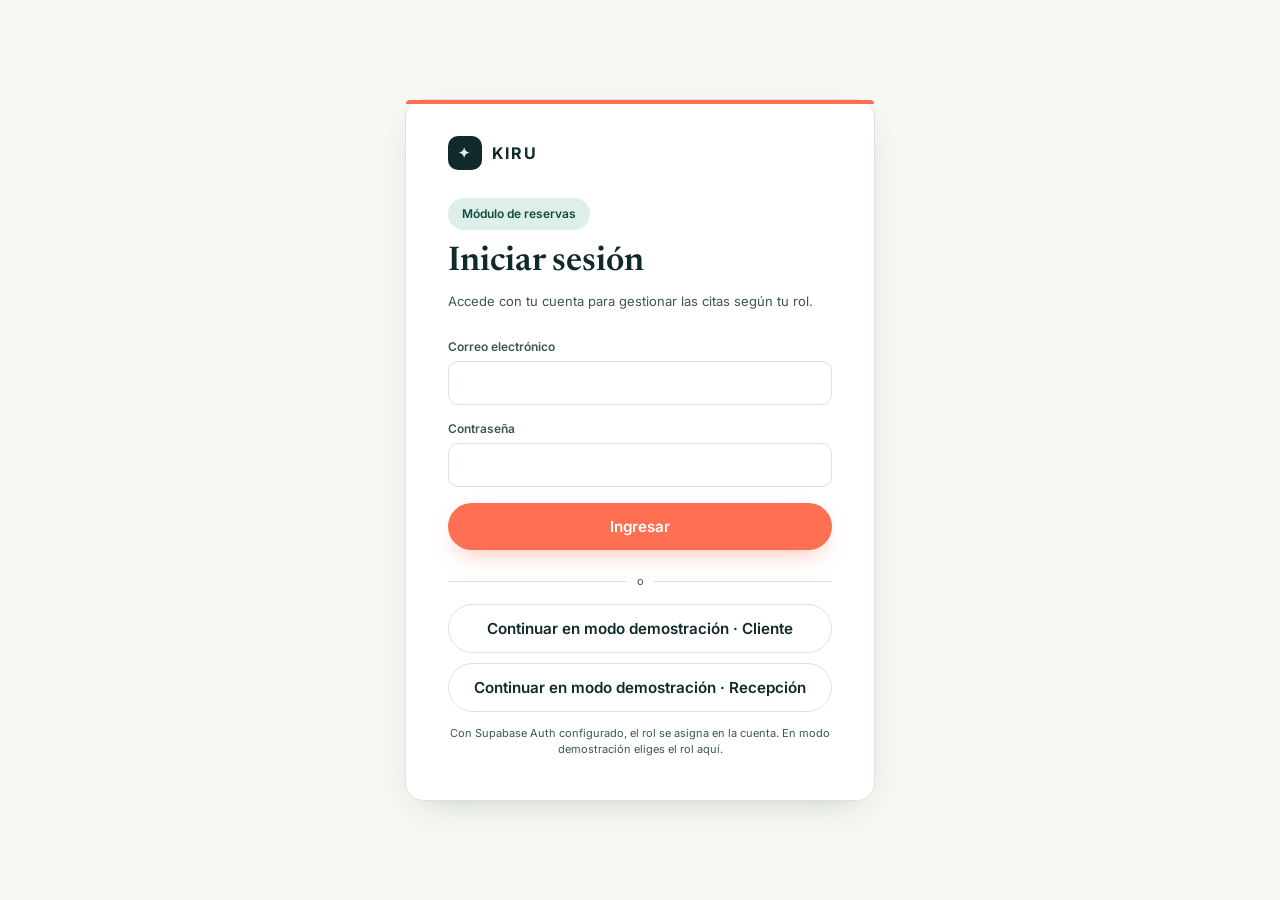
<file: frontend/index.html>
<!doctype html>
<html lang="es">
  <head>
    <meta charset="UTF-8" />
    <meta name="viewport" content="width=device-width, initial-scale=1.0" />
    <meta http-equiv="refresh" content="0; url=login.html" />
    <title>KIRU · Módulo de reservas</title>
    <script>
      window.location.replace("login.html");
    </script>
  </head>
  <body>
    <p>Abriendo el acceso al módulo de reservas…</p>
  </body>
</html>
</file>
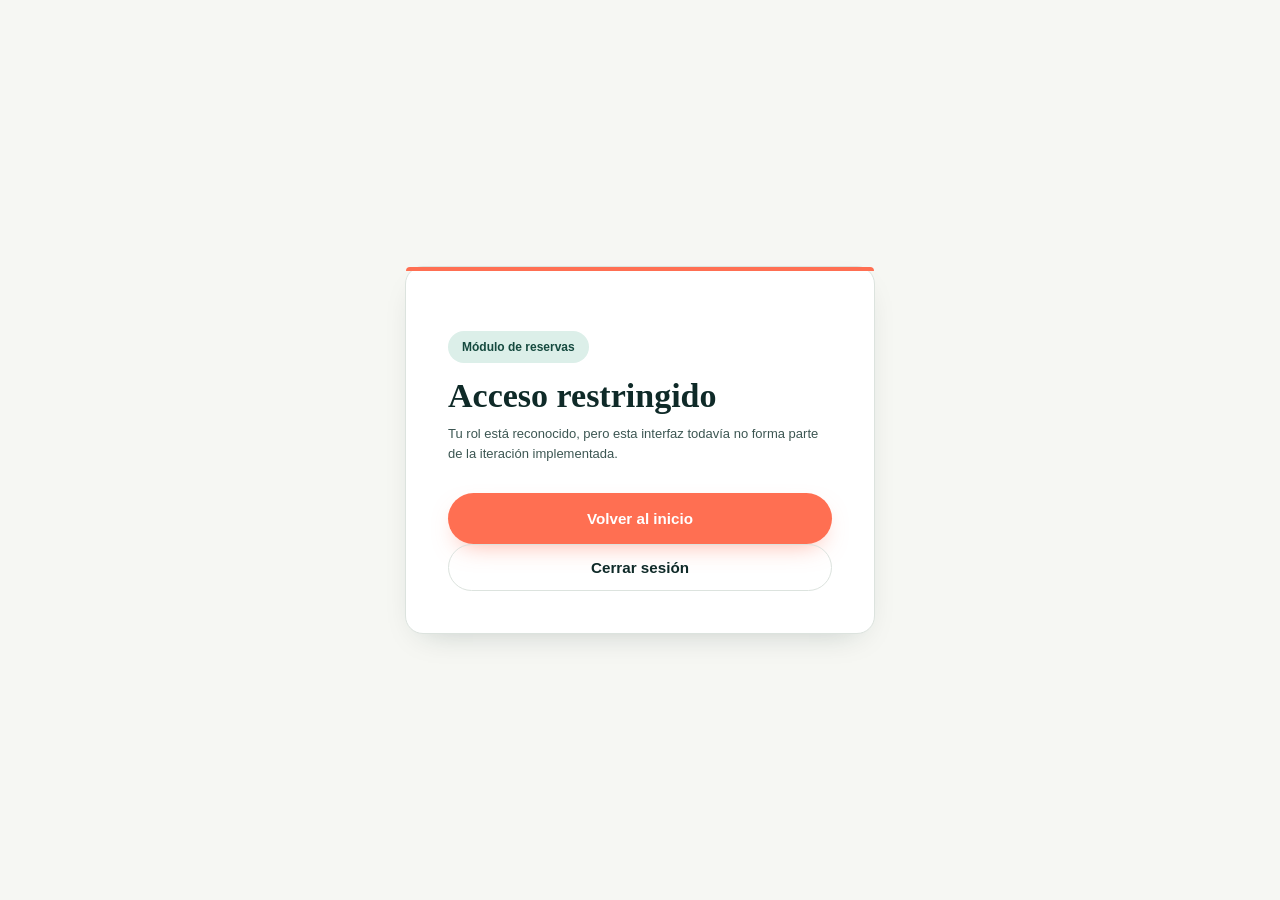
<file: frontend/acceso-denegado.html>
<!DOCTYPE html>
<html lang="es">
<head>
    <meta charset="UTF-8">
    <meta name="viewport" content="width=device-width, initial-scale=1.0">
    <title>Acceso restringido · KIRU</title>
    <link rel="stylesheet" href="cliente/css/styles.css">
    <link rel="stylesheet" href="css/login.css?v=2">
    <script src="cliente/js/auth.js?v=4" defer></script>
</head>
<body class="login-body">
    <main class="login-shell">
        <section class="login-card">
            <p class="login-kicker">Módulo de reservas</p>
            <h1>Acceso restringido</h1>
            <p class="login-intro">Tu rol está reconocido, pero esta interfaz todavía no forma parte de la iteración implementada.</p>
            <a class="btn-primary login-submit" href="login.html">Volver al inicio</a>
            <button type="button" class="btn-secondary login-demo" data-action="logout">Cerrar sesión</button>
        </section>
    </main>
</body>
</html>
</file>
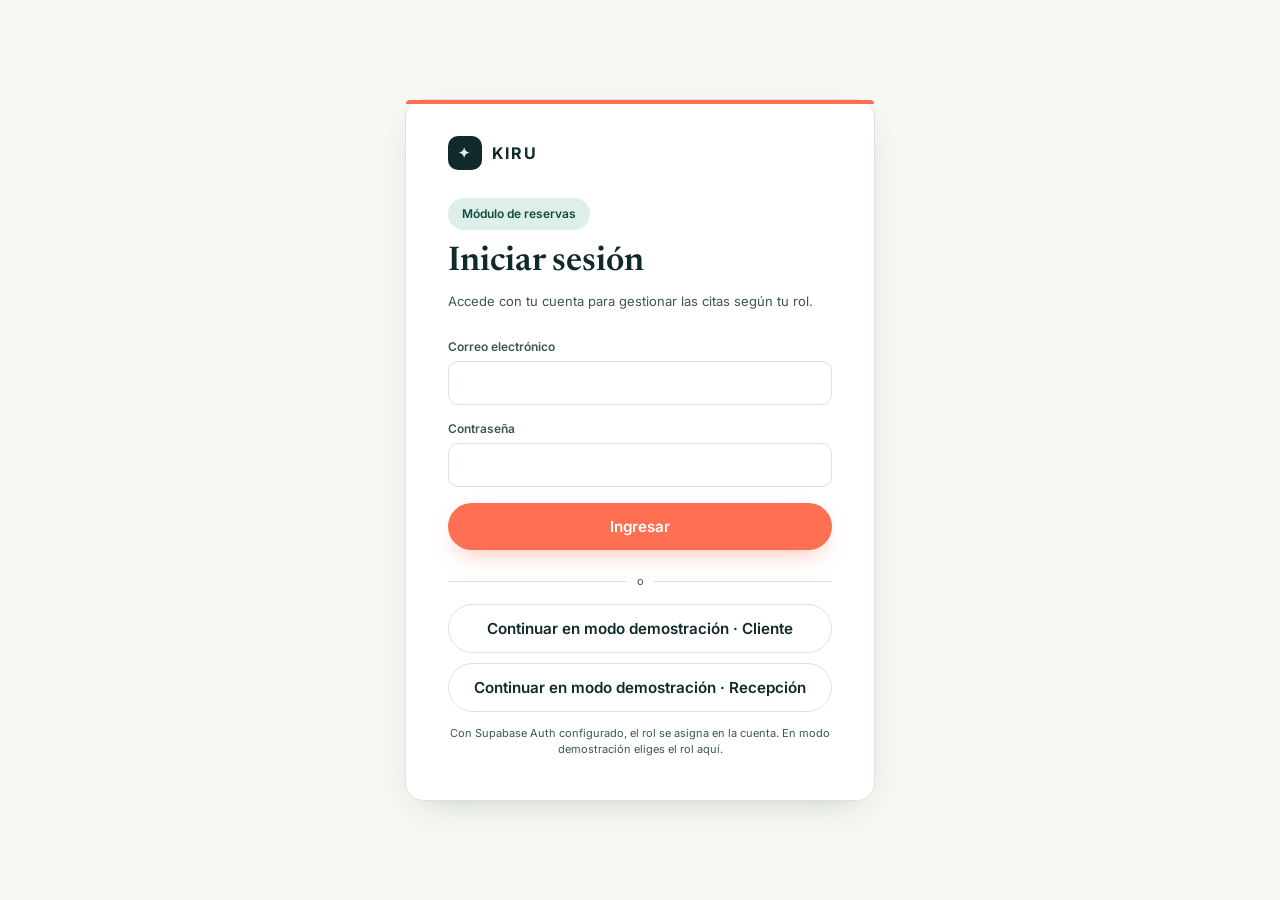
<file: frontend/login.html>
<!DOCTYPE html>
<html lang="es">
<head>
    <meta charset="UTF-8">
    <meta name="viewport" content="width=device-width, initial-scale=1.0">
    <title>Iniciar sesión · KIRU</title>
    <meta name="description" content="Acceso al módulo de reservas de KIRU.">
    <link rel="preconnect" href="https://fonts.googleapis.com">
    <link rel="preconnect" href="https://fonts.gstatic.com" crossorigin>
    <link href="https://fonts.googleapis.com/css2?family=Newsreader:ital,opsz,wght@0,6..72,400;0,6..72,500;0,6..72,600;1,6..72,500&family=Inter:wght@400;500;600;700&display=swap" rel="stylesheet">
    <link rel="stylesheet" href="cliente/css/styles.css">
    <link rel="stylesheet" href="css/login.css?v=2">
    <script src="cliente/js/auth.js?v=4" defer></script>
</head>
<body class="login-body">
    <main class="login-shell">
        <section class="login-card" aria-labelledby="loginTitle">
            <div class="login-brand"><span class="login-mark">✦</span><span>KIRU</span></div>
            <p class="login-kicker">Módulo de reservas</p>
            <h1 id="loginTitle">Iniciar sesión</h1>
            <p class="login-intro">Accede con tu cuenta para gestionar las citas según tu rol.</p>

            <form id="loginForm" class="login-form">
                <label>Correo electrónico
                    <input type="email" id="loginEmail" autocomplete="email" required>
                </label>
                <label>Contraseña
                    <input type="password" id="loginPassword" autocomplete="current-password" required>
                </label>
                <button type="submit" class="btn-primary login-submit" id="loginSubmit">Ingresar</button>
                <p class="login-feedback" id="loginFeedback" role="alert" hidden></p>
            </form>

            <div class="login-divider"><span>o</span></div>
            <button type="button" class="btn-secondary login-demo" id="demoLogin">Continuar en modo demostración · Cliente</button>
            <button type="button" class="btn-secondary login-demo" id="demoLoginRecepcion">Continuar en modo demostración · Recepción</button>
            <p class="login-note">Con Supabase Auth configurado, el rol se asigna en la cuenta. En modo demostración eliges el rol aquí.</p>
        </section>
    </main>
    <script>
        document.addEventListener('DOMContentLoaded', () => {
            const form = document.getElementById('loginForm');
            const submit = document.getElementById('loginSubmit');
            const feedback = document.getElementById('loginFeedback');
            const showError = (message) => { feedback.textContent = message; feedback.hidden = false; };

            const existing = window.KIRU_AUTH.currentSession();
            if (existing) window.KIRU_AUTH.redirectAfterLogin(existing);

            form.addEventListener('submit', async (event) => {
                event.preventDefault();
                feedback.hidden = true;
                submit.disabled = true;
                submit.textContent = 'Ingresando…';
                try {
                    const session = await window.KIRU_AUTH.signIn(
                        document.getElementById('loginEmail').value.trim(),
                        document.getElementById('loginPassword').value
                    );
                    window.KIRU_AUTH.redirectAfterLogin(session);
                } catch (error) {
                    showError(error.message);
                    submit.disabled = false;
                    submit.textContent = 'Ingresar';
                }
            });

            document.getElementById('demoLogin').addEventListener('click', () => {
                window.KIRU_AUTH.redirectAfterLogin(window.KIRU_AUTH.demoLogin('CLIENTE'));
            });
            document.getElementById('demoLoginRecepcion').addEventListener('click', () => {
                window.KIRU_AUTH.redirectAfterLogin(window.KIRU_AUTH.demoLogin('RECEPCIONISTA'));
            });
        });
    </script>
</body>
</html>
</file>
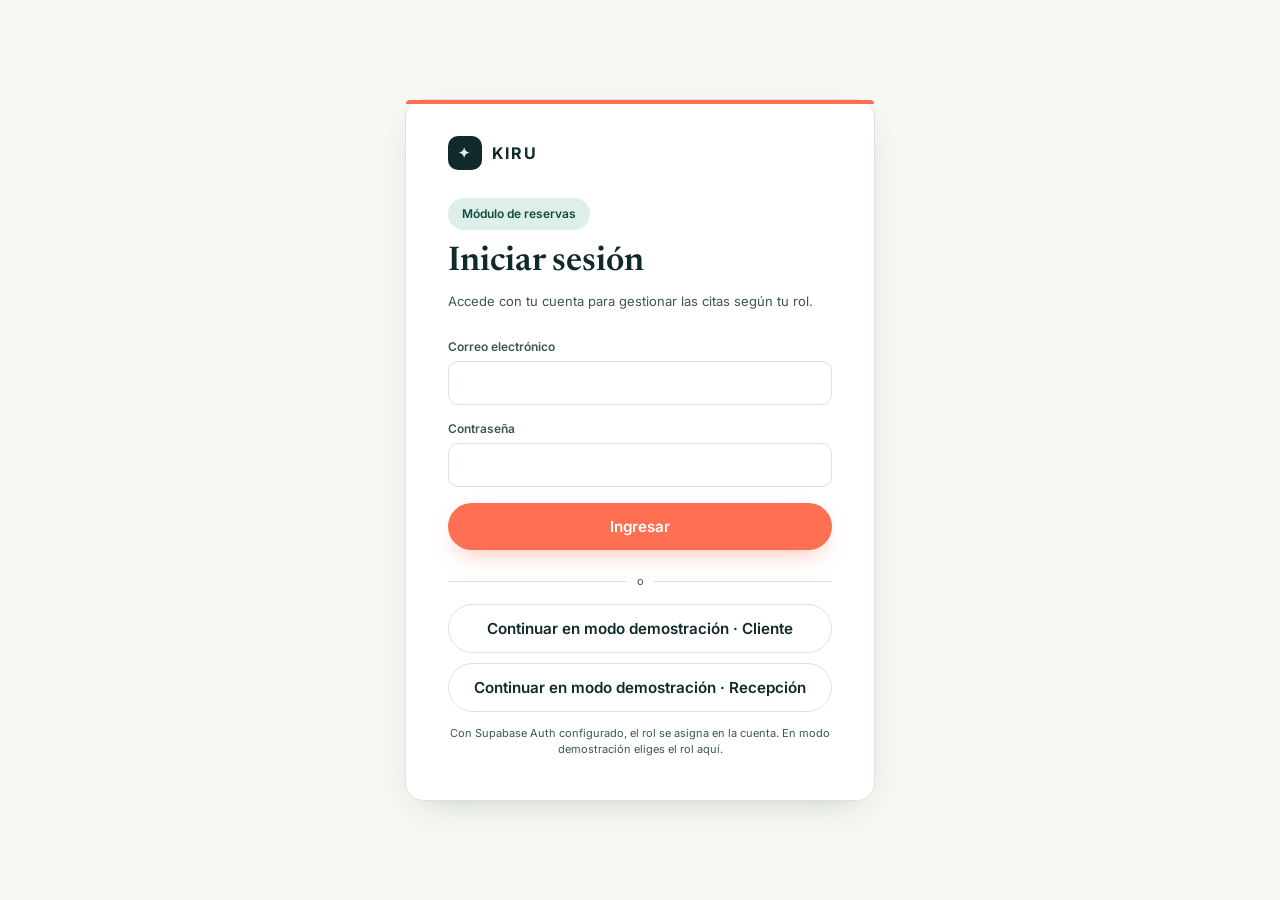
<file: frontend/pasarela-simulada.html>
<!doctype html>
<html lang="es">
  <head>
    <meta charset="UTF-8" />
    <meta name="viewport" content="width=device-width, initial-scale=1.0" />
    <meta
      name="description"
      content="Simulación académica de una pasarela de pagos externa"
    />
    <title>Pasarela simulada | Pago de reserva</title>
    <link rel="stylesheet" href="css/styles.css" />
  <script src="cliente/js/auth.js?v=4" defer></script>
    <script src="cliente/js/api.js" defer></script>
    <script src="js/reservas-ui.js" defer></script>
  </head>
  <body class="gateway-body" data-requires-role="CLIENTE">
    <header class="gateway-header">
      <div>
        <strong>Pasarela de pago simulada</strong>
        <span>Entorno externo de demostración</span>
      </div>
      <span class="demo-badge">MODO PRUEBA</span>
    </header>

    <main class="gateway-main">
      <section class="gateway-card" aria-labelledby="gateway-title">
        <div class="gateway-notice" role="note">
          <strong>Simulación académica</strong>
          <span>No ingreses información bancaria real.</span>
        </div>

        <div class="gateway-heading">
          <p>Centro Odontológico Kiru</p>
          <h1 id="gateway-title">Pagar pedido —</h1>
          <div class="gateway-amount">
            <span>Total</span>
            <strong id="gateway-total">S/ 0.00</strong>
          </div>
        </div>

        <div class="gateway-form">
          <p class="gateway-disclaimer">
            Esta simulación representa una pasarela externa: no solicita,
            transmite ni almacena información bancaria.
          </p>

          <div class="gateway-actions">
            <p class="gateway-message" id="gateway-message" role="status" aria-live="polite" hidden></p>
            <a class="gateway-cancel" href="cliente/mis-citas.html">Cancelar</a>
            <button class="gateway-submit" id="approve-payment" type="button">
              Simular pago aprobado
            </button>
          </div>
        </div>
      </section>
    </main>
  </body>
</html>
</file>
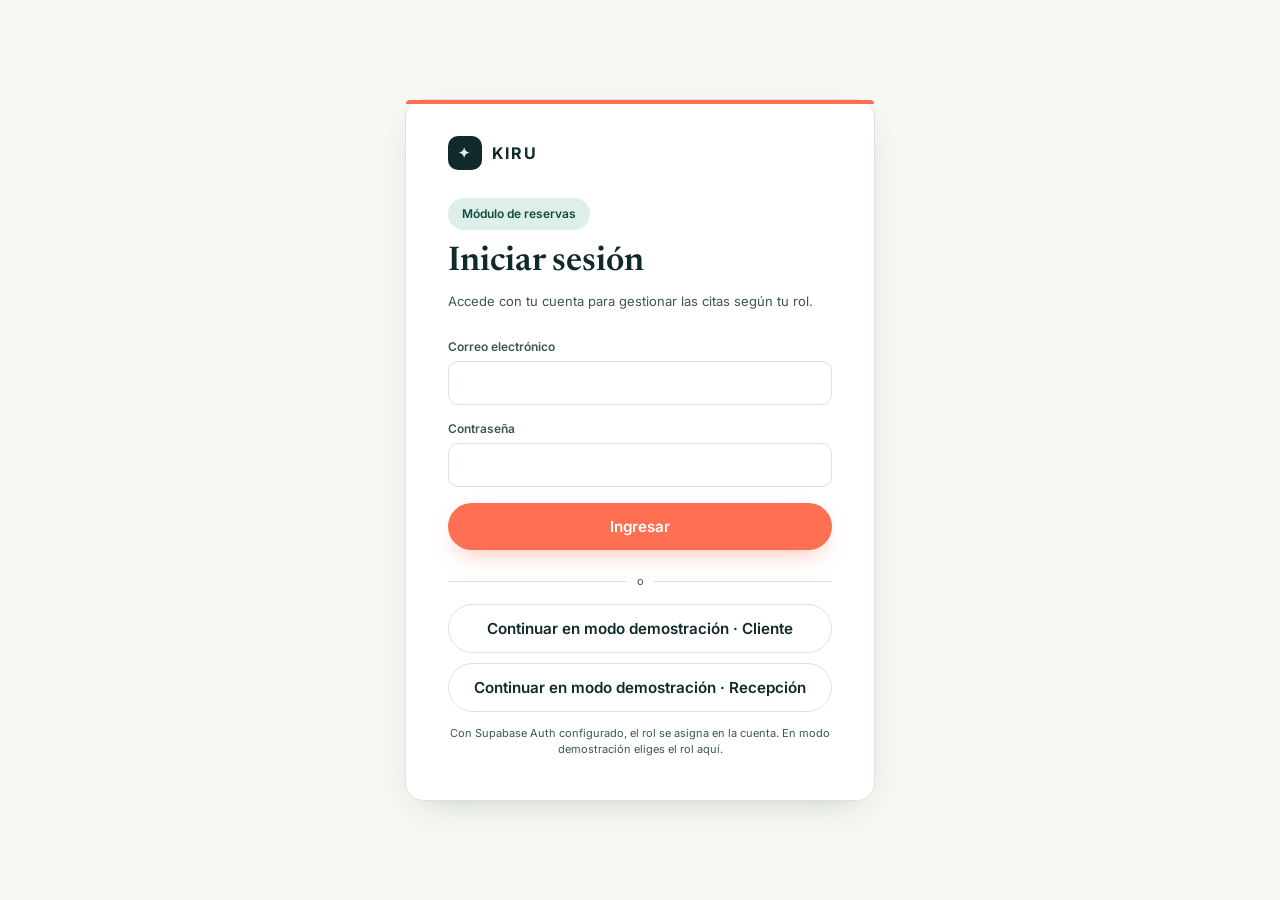
<file: frontend/cliente/agendar-cita.html>
<!DOCTYPE html>
<html lang="es">
<head>
    <meta charset="UTF-8">
    <meta name="viewport" content="width=device-width, initial-scale=1.0">
    <title>Registrar cita médica · KIRU</title>
    <meta name="description" content="Registra una cita médica en KIRU.">
    <link rel="preconnect" href="https://fonts.googleapis.com">
    <link rel="preconnect" href="https://fonts.gstatic.com" crossorigin>
    <link href="https://fonts.googleapis.com/css2?family=Newsreader:ital,opsz,wght@0,6..72,400;0,6..72,500;0,6..72,600;1,6..72,500&family=Inter:wght@400;500;600;700&family=IBM+Plex+Mono:wght@500&display=swap" rel="stylesheet">
    <link rel="stylesheet" href="css/styles.css">
    <link rel="stylesheet" href="css/dashboard.css">
    <link rel="stylesheet" href="css/agendar-cita.css?v=3">
    <script src="js/auth.js?v=4" defer></script>
    <script src="js/api.js" defer></script>
    <script src="js/agendar-cita.js?v=3" defer></script>
</head>
<body class="dash-body" data-requires-role="CLIENTE">
    <div class="dash-shell">
        <aside class="dash-sidebar">
            <a href="mis-citas.html" class="logo logo--on-dark">
                <span class="logo-mark" aria-hidden="true">
                    <svg viewBox="0 0 32 32" width="22" height="22" fill="none"><path d="M16 4c-3.6 0-6.4 1.7-8.4 1.7-1.7 0-2.6-.9-2.6-.9S4 6.7 4 10.4c0 4.6 1.6 9 2.9 12.6.9 2.5 1.7 4.6 3.2 4.6 1.9 0 2-4.3 2.9-7.4.4-1.4 1-2.5 2-2.5s1.6 1.1 2 2.5c.9 3.1 1 7.4 2.9 7.4 1.5 0 2.3-2.1 3.2-4.6C24.4 19.4 26 15 26 10.4c0-3.7-1-4.6-1-4.6s-.9.9-2.6.9C20.4 5.7 19.6 4 16 4z" fill="currentColor"/></svg>
                </span>
                <span class="logo-text">KIRU</span>
            </a>
            <nav class="dash-nav" aria-label="Navegación principal">
                <a href="agendar-cita.html" class="dash-nav-item is-active">
                    <svg class="nav-icon" viewBox="0 0 24 24" width="18" height="18" fill="none" stroke="currentColor" stroke-width="1.6"><rect x="4" y="5.5" width="16" height="15" rx="2"/><path d="M4 10h16M8 3.5v3M16 3.5v3"/></svg>
                    <span>Registrar cita médica</span>
                </a>
                <a href="mis-citas.html" class="dash-nav-item">
                    <svg class="nav-icon" viewBox="0 0 24 24" width="18" height="18" fill="none" stroke="currentColor" stroke-width="1.6"><path d="M6 4h9l3 3v13a1 1 0 01-1 1H6a1 1 0 01-1-1V5a1 1 0 011-1z"/><path d="M9 10h6M9 13.5h6M9 17h3.5"/></svg>
                    <span>Mis citas</span>
                </a>
            </nav>
            <button type="button" class="dash-logout" data-action="logout">
                <span>Salir</span>
            </button>
        </aside>

        <div class="dash-main-wrap">
            <header class="dash-topbar">
                <div>
                    <h1 class="dash-title" id="pageTitle">Registrar cita médica</h1>
                </div>
            </header>

            <div class="booking-wrap">
                <section class="card booking-card">
                    <div id="registrationView">
                        <div class="registration-top">
                            <section class="mini-calendar" aria-label="Calendario de selección">
                                <div class="mini-calendar-header">
                                    <button type="button" class="mini-calendar-nav" id="calPrev" aria-label="Mes anterior">‹</button>
                                    <span id="calMonthLabel">—</span>
                                    <button type="button" class="mini-calendar-nav" id="calNext" aria-label="Mes siguiente">›</button>
                                </div>
                                <div class="mini-calendar-weekdays"><span>Lu</span><span>Ma</span><span>Mi</span><span>Ju</span><span>Vi</span><span>Sa</span><span>Do</span></div>
                                <div class="mini-calendar-grid" id="calGrid"></div>
                            </section>

                            <section class="selection-panel" aria-labelledby="selectionTitle">
                                <h2 class="panel-title" id="selectionTitle">Datos de la cita</h2>
                                <p class="panel-subtext">Elige una consulta o una atención de tratamiento disponible para ti.</p>
                                <div class="option-grid option-grid--type" id="typeGrid" role="radiogroup" aria-label="Tipo de cita">
                                    <button type="button" class="option-card" data-type="consulta"><span class="option-title">Consulta</span><span class="option-desc">Evaluación diagnóstica</span></button>
                                    <button type="button" class="option-card" data-type="tratamiento"><span class="option-title">Tratamiento</span><span class="option-desc">Sesión de tratamiento</span></button>
                                </div>
                                <div class="option-grid option-grid--treatment" id="treatmentGrid" role="radiogroup" aria-label="Tratamiento o sesión pendiente" hidden></div>
                                <label class="selection-field">Odontólogo
                                    <select id="odontologistSelect" aria-label="Odontólogo" disabled>
                                        <option value="">Cargando odontólogos…</option>
                                    </select>
                                </label>
                                <div class="schedule-summary">
                                    <div class="summary-row"><span>Tipo</span><strong id="summaryType">—</strong></div>
                                    <div class="summary-row"><span>Fecha</span><strong id="summaryDate">—</strong></div>
                                    <div class="summary-row"><span>Hora</span><strong id="summaryTime">Elige una franja</strong></div>
                                    <div class="summary-row summary-row--total"><span>Monto</span><strong id="summaryCost">S/ 0.00</strong></div>
                                </div>
                                <p class="booking-feedback" id="bookingFeedback" role="status" aria-live="polite" hidden></p>
                                <div class="selection-actions">
                                    <button type="button" class="btn-ghost booking-cancel" id="cancelBooking">Cancelar</button>
                                    <button type="button" class="btn-primary" id="addCitaBtn" disabled>Añadir</button>
                                </div>
                            </section>

                            <aside class="order-card" aria-labelledby="orderTitle">
                                <div class="order-card-header">
                                    <div><h2 class="panel-title" id="orderTitle">Pedido</h2><p class="panel-subtext">Citas por confirmar</p></div>
                                    <span class="pill pill--pending">Pendiente</span>
                                </div>
                                <div class="order-meta-grid">
                                    <div class="order-meta-item"><span>N.° pedido</span><strong id="orderId">Se generará</strong></div>
                                    <div class="order-meta-item"><span>Cliente</span><strong id="orderClient">—</strong></div>
                                </div>
                                <div class="order-table-wrap">
                                    <table class="order-table">
                                        <thead><tr><th>Cita</th><th>Fecha</th><th>Hora</th><th>Tipo</th></tr></thead>
                                        <tbody id="orderTableBody"></tbody>
                                    </table>
                                </div>
                                <div class="order-total-row"><span>Monto</span><strong id="orderTotal">S/ 0.00</strong></div>
                                <button type="button" class="btn-primary order-next" id="nextBtn" disabled>Siguiente</button>
                            </aside>
                        </div>

                        <section class="availability-panel" aria-labelledby="availabilityTitle">
                            <div class="availability-heading">
                                <div><h2 class="week-title" id="availabilityTitle">Disponibilidad semanal</h2><p class="week-range" id="weekRangeLabel"></p></div>
                                <p class="week-legend"><span class="legend-dot legend-dot--free"></span>Disponible <span class="legend-dot legend-dot--busy"></span>Ocupado <span class="legend-dot legend-dot--closed"></span>Cerrado</p>
                            </div>
                            <div class="week-table-wrap">
                                <table class="week-table" id="weekTable"><thead><tr id="weekTableHead"></tr></thead><tbody id="weekTableBody"></tbody></table>
                            </div>
                        </section>
                    </div>

                    <section class="payment-panel" id="paymentView" hidden>
                        <fieldset class="payment-order-data">
                            <legend>Datos del pedido</legend>
                            <div class="payment-data-grid">
                                <div><span>N.° pedido</span><strong id="paymentOrderId">—</strong></div>
                                <div><span>Cliente</span><strong id="paymentClient">—</strong></div>
                                <div><span>DNI</span><strong id="paymentDni">—</strong></div>
                                <div><span>F. emisión</span><strong id="paymentIssueDate">—</strong></div>
                                <div><span>Estado Pg.</span><strong class="payment-status">Pendiente de pago</strong></div>
                            </div>
                        </fieldset>
                        <div class="payment-table-wrap">
                            <table class="payment-table">
                                <thead><tr><th>N.° pedido</th><th>Fecha</th><th>Hora</th><th>Tipo cita</th><th>Odontólogo</th><th>Monto</th></tr></thead>
                                <tbody id="paymentTableBody"></tbody>
                                <tfoot><tr><td colspan="5">Total</td><td id="paymentTotal">S/ 0.00</td></tr></tfoot>
                            </table>
                        </div>
                        <div class="payment-actions">
                            <button type="button" class="btn-primary" id="payBtn">Realizar pago</button>
                        </div>
                    </section>
                </section>
            </div>
        </div>
    </div>
</body>
</html>
</file>
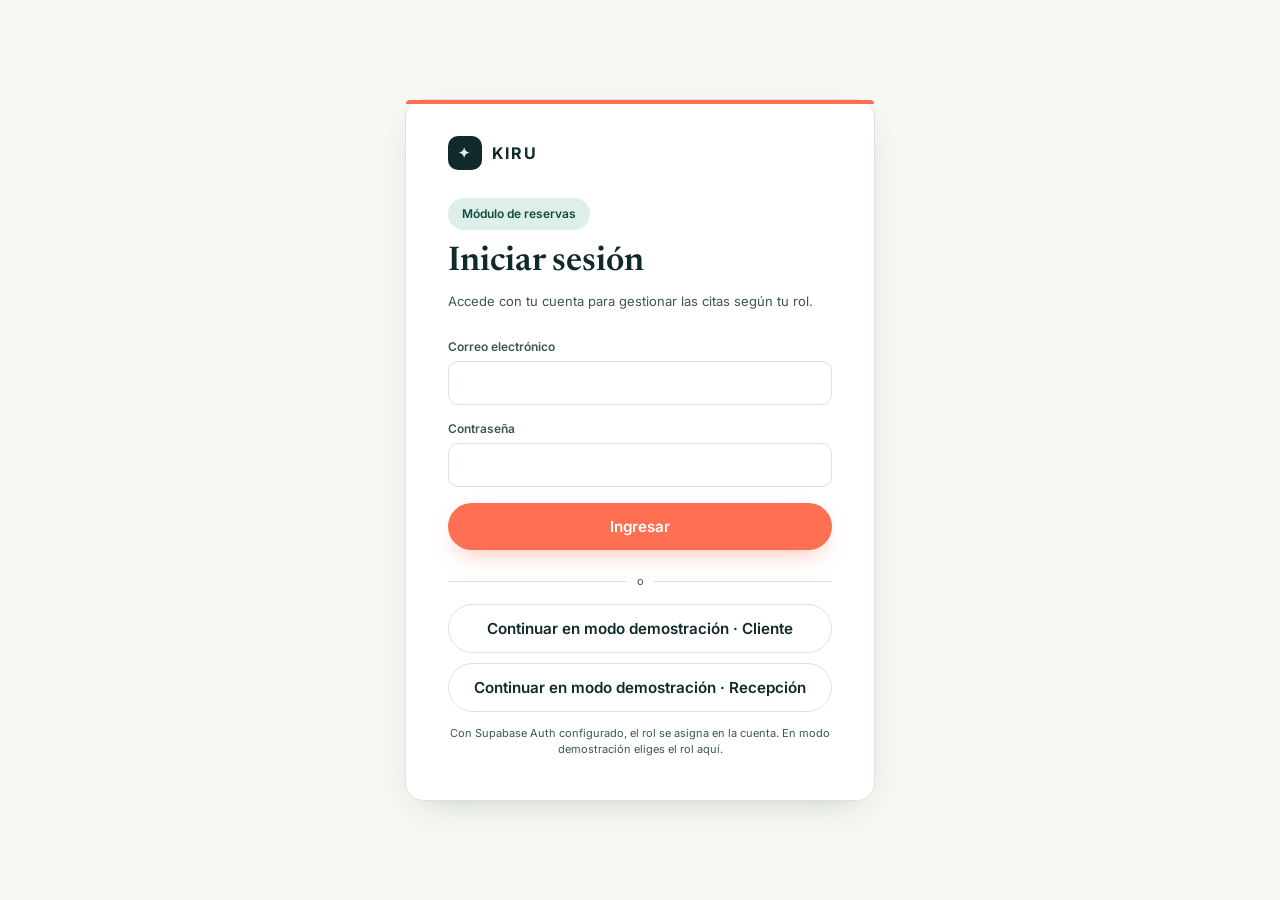
<file: frontend/cliente/mis-citas.html>
<!DOCTYPE html>
<html lang="es">
<head>
    <meta charset="UTF-8">
    <meta name="viewport" content="width=device-width, initial-scale=1.0">
    <title>Mis citas · KIRU</title>
    <meta name="description" content="Revisa, filtra, cancela o reprograma tus citas en KIRU.">
    <link rel="preconnect" href="https://fonts.googleapis.com">
    <link rel="preconnect" href="https://fonts.gstatic.com" crossorigin>
    <link href="https://fonts.googleapis.com/css2?family=Newsreader:ital,opsz,wght@0,6..72,400;0,6..72,500;0,6..72,600;1,6..72,500&family=Inter:wght@400;500;600;700&family=IBM+Plex+Mono:wght@500&display=swap" rel="stylesheet">
    <link rel="stylesheet" href="css/styles.css">
    <link rel="stylesheet" href="css/dashboard.css">
    <link rel="stylesheet" href="css/agendar-cita.css">
    <link rel="stylesheet" href="css/mis-citas.css?v=3">
    <script src="js/auth.js?v=4" defer></script>
    <script src="js/api.js" defer></script>
    <script src="js/mis-citas.js?v=3" defer></script>
</head>
<body class="dash-body" data-requires-role="CLIENTE">
    <div class="dash-shell">

        <!-- Interfaz base entregada por el equipo de frontend, acotada al módulo de reservas. -->
        <aside class="dash-sidebar">
            <a href="mis-citas.html" class="logo logo--on-dark">
                <span class="logo-mark" aria-hidden="true">
                    <svg viewBox="0 0 32 32" width="22" height="22" fill="none">
                        <path d="M16 4c-3.6 0-6.4 1.7-8.4 1.7-1.7 0-2.6-.9-2.6-.9S4 6.7 4 10.4c0 4.6 1.6 9 2.9 12.6.9 2.5 1.7 4.6 3.2 4.6 1.9 0 2-4.3 2.9-7.4.4-1.4 1-2.5 2-2.5s1.6 1.1 2 2.5c.9 3.1 1 7.4 2.9 7.4 1.5 0 2.3-2.1 3.2-4.6C24.4 19.4 26 15 26 10.4c0-3.7-1-4.6-1-4.6s-.9.9-2.6.9C20.4 5.7 19.6 4 16 4z" fill="currentColor"/>
                    </svg>
                </span>
                <span class="logo-text">KIRU</span>
            </a>

            <nav class="dash-nav" aria-label="Navegación principal">
                <a href="agendar-cita.html" class="dash-nav-item">
                    <svg class="nav-icon" viewBox="0 0 24 24" width="18" height="18" fill="none" stroke="currentColor" stroke-width="1.6"><rect x="4" y="5.5" width="16" height="15" rx="2"/><path d="M4 10h16M8 3.5v3M16 3.5v3"/></svg>
                    <span>Registrar cita médica</span>
                </a>
                <a href="mis-citas.html" class="dash-nav-item is-active">
                    <svg class="nav-icon" viewBox="0 0 24 24" width="18" height="18" fill="none" stroke="currentColor" stroke-width="1.6"><path d="M6 4h9l3 3v13a1 1 0 01-1 1H6a1 1 0 01-1-1V5a1 1 0 011-1z"/><path d="M9 10h6M9 13.5h6M9 17h3.5"/></svg>
                    <span>Mis citas</span>
                </a>
            </nav>
            <button type="button" class="dash-logout" data-action="logout">
                <span>Salir</span>
            </button>
        </aside>

        <!-- CONTENIDO -->
        <div class="dash-main-wrap">

            <header class="dash-topbar">
                <div>
                    <h1 class="dash-title">Mis citas médicas</h1>
                </div>
                <div class="dash-topbar-actions">
                    <a href="agendar-cita.html" class="btn-primary">Registrar cita médica</a>
                </div>
            </header>

            <div class="citas-wrap">

                <!-- Estructura y opciones previstas en el wireframe de listar citas. -->
                <div class="filter-bar citas-filter-bar">
                    <div class="filter-dates">
                        <label class="filter-label filter-label--search">Buscar
                            <input type="search" id="searchTerm" placeholder="ID, tipo u odontólogo" autocomplete="off">
                        </label>
                        <label class="filter-label">Estado
                            <select id="statusFilter">
                                <option value="">Seleccionar</option>
                                <option value="PENDIENTE">Pendiente</option>
                                <option value="EN_ATENCION">En atención</option>
                                <option value="ATENDIDA">Atendida</option>
                                <option value="CANCELADA">Cancelada</option>
                                <option value="REPROGRAMADA">Reprogramada</option>
                            </select>
                        </label>
                        <button type="button" class="btn-primary btn-ghost--sm" id="searchCitas">Buscar</button>
                        <button type="button" class="btn-ghost btn-ghost--sm" id="clearFilters">Limpiar</button>
                    </div>
                </div>

                <div class="citas-table-wrap">
                    <table class="citas-table">
                        <thead>
                            <tr>
                                <th>ID cita</th>
                                <th>Fecha de realización</th>
                                <th>Hora</th>
                                <th>Tipo</th>
                                <th>Estado</th>
                                <th>Odontólogo</th>
                                <th>Detalles</th>
                            </tr>
                        </thead>
                        <tbody id="citasList"></tbody>
                    </table>
                </div>
                <p class="empty-citas" id="emptyCitas" hidden>No se encontraron citas con estos filtros.</p>
                <div class="citas-actions">
                    <button type="button" class="btn-primary" id="rescheduleSelected" disabled>Reprogramar</button>
                    <button type="button" class="btn-ghost btn-danger" id="cancelSelected" disabled>Cancelar</button>
                </div>

            </div>
        </div>
    </div>

    <!-- Modal de cancelar o reprogramar una cita. -->
    <div class="modal-overlay" id="modalOverlay" hidden>
        <div class="modal-box" id="modalBox" role="dialog" aria-modal="true"></div>
    </div>

    <div id="toast" class="toast" role="status" aria-live="polite"></div>
</body>
</html>
</file>
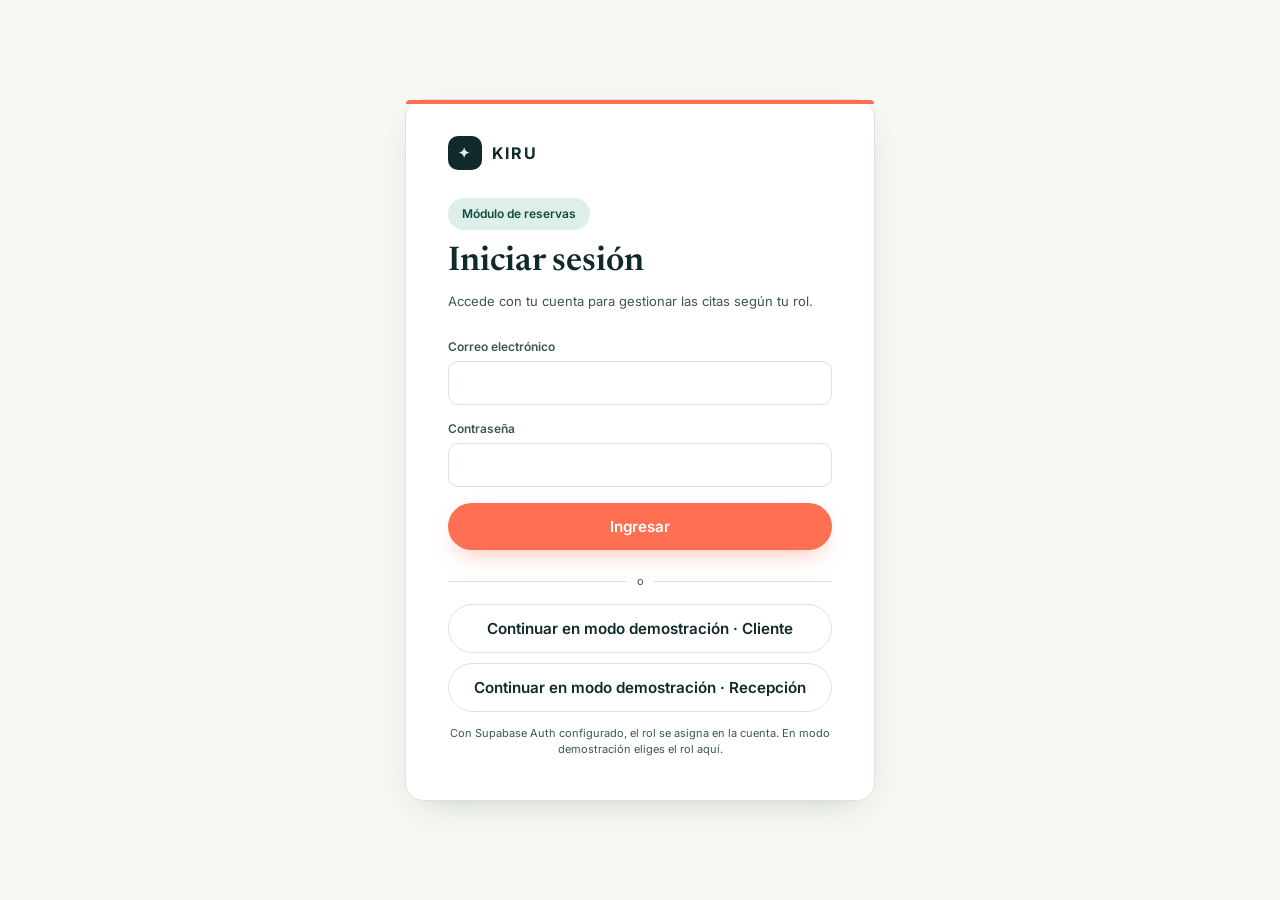
<file: frontend/cliente/reprogramar-cita.html>
<!DOCTYPE html>
<html lang="es">
<head>
    <meta charset="UTF-8">
    <meta name="viewport" content="width=device-width, initial-scale=1.0">
    <title>Reprogramar cita médica · KIRU</title>
    <meta name="description" content="Selecciona una nueva fecha, odontólogo y franja horaria para tu cita.">
    <link rel="preconnect" href="https://fonts.googleapis.com">
    <link rel="preconnect" href="https://fonts.gstatic.com" crossorigin>
    <link href="https://fonts.googleapis.com/css2?family=Newsreader:ital,opsz,wght@0,6..72,400;0,6..72,500;0,6..72,600;1,6..72,500&family=Inter:wght@400;500;600;700&family=IBM+Plex+Mono:wght@500&display=swap" rel="stylesheet">
    <link rel="stylesheet" href="css/styles.css">
    <link rel="stylesheet" href="css/dashboard.css">
    <link rel="stylesheet" href="css/agendar-cita.css?v=3">
    <link rel="stylesheet" href="css/reprogramar-cita.css?v=2">
    <script src="js/auth.js?v=4" defer></script>
    <script src="js/api.js" defer></script>
    <script src="js/reprogramar-cita.js?v=1" defer></script>
</head>
<body class="dash-body reprogram-page" data-requires-role="CLIENTE">
    <div class="dash-shell">
        <aside class="dash-sidebar">
            <a href="mis-citas.html" class="logo logo--on-dark">
                <span class="logo-mark" aria-hidden="true">
                    <svg viewBox="0 0 32 32" width="22" height="22" fill="none"><path d="M16 4c-3.6 0-6.4 1.7-8.4 1.7-1.7 0-2.6-.9-2.6-.9S4 6.7 4 10.4c0 4.6 1.6 9 2.9 12.6.9 2.5 1.7 4.6 3.2 4.6 1.9 0 2-4.3 2.9-7.4.4-1.4 1-2.5 2-2.5s1.6 1.1 2 2.5c.9 3.1 1 7.4 2.9 7.4 1.5 0 2.3-2.1 3.2-4.6C24.4 19.4 26 15 26 10.4c0-3.7-1-4.6-1-4.6s-.9.9-2.6.9C20.4 5.7 19.6 4 16 4z" fill="currentColor"/></svg>
                </span>
                <span class="logo-text">KIRU</span>
            </a>
            <nav class="dash-nav" aria-label="Navegación principal">
                <a href="agendar-cita.html" class="dash-nav-item">
                    <svg class="nav-icon" viewBox="0 0 24 24" width="18" height="18" fill="none" stroke="currentColor" stroke-width="1.6"><rect x="4" y="5.5" width="16" height="15" rx="2"/><path d="M4 10h16M8 3.5v3M16 3.5v3"/></svg>
                    <span>Registrar cita médica</span>
                </a>
                <a href="mis-citas.html" class="dash-nav-item is-active">
                    <svg class="nav-icon" viewBox="0 0 24 24" width="18" height="18" fill="none" stroke="currentColor" stroke-width="1.6"><path d="M6 4h9l3 3v13a1 1 0 01-1 1H6a1 1 0 01-1-1V5a1 1 0 011-1z"/><path d="M9 10h6M9 13.5h6M9 17h3.5"/></svg>
                    <span>Mis citas</span>
                </a>
            </nav>
            <button type="button" class="dash-logout" data-action="logout">
                <span>Salir</span>
            </button>
        </aside>

        <div class="dash-main-wrap">
            <header class="dash-topbar">
                <div>
                    <h1 class="dash-title">Reprogramar cita médica</h1>
                </div>
                <div class="dash-topbar-actions">
                    <a href="mis-citas.html" class="btn-ghost">Volver a mis citas</a>
                </div>
            </header>

            <main class="reprogram-wrap">
                <section class="card reprogram-card" aria-labelledby="reprogramTitle">
                    <div id="reprogramError" class="reprogram-feedback reprogram-feedback--error" role="alert" hidden></div>
                    <div id="reprogramContent" hidden>
                        <div class="reprogram-top">
                            <div class="reprogram-left-column">
                                <button type="button" class="btn-ghost reprogram-cancel" id="cancelReprogram">Cancelar</button>
                                <section class="mini-calendar" aria-label="Calendario de nueva fecha">
                                    <div class="mini-calendar-header">
                                        <button type="button" class="mini-calendar-nav" id="calPrev" aria-label="Mes anterior">‹</button>
                                        <span id="calMonthLabel">—</span>
                                        <button type="button" class="mini-calendar-nav" id="calNext" aria-label="Mes siguiente">›</button>
                                    </div>
                                    <div class="mini-calendar-weekdays"><span>Lu</span><span>Ma</span><span>Mi</span><span>Ju</span><span>Vi</span><span>Sa</span><span>Do</span></div>
                                    <div class="mini-calendar-grid" id="calGrid"></div>
                                </section>
                            </div>

                            <section class="current-appointment-panel" aria-labelledby="currentAppointmentTitle">
                                <h2 class="panel-title" id="currentAppointmentTitle">Cita actual</h2>
                                <p class="panel-subtext">Se conservará la cita hasta confirmar el nuevo horario.</p>
                                <div class="appointment-data-grid">
                                    <div><span>N.° cita</span><strong id="currentId">—</strong></div>
                                    <div><span>Cliente</span><strong id="currentClient">—</strong></div>
                                    <div><span>Tipo</span><strong id="currentType">—</strong></div>
                                    <div><span>Odontólogo</span><strong id="currentDentist">—</strong></div>
                                    <div><span>Fecha actual</span><strong id="currentDate">—</strong></div>
                                    <div><span>Hora actual</span><strong id="currentTime">—</strong></div>
                                </div>
                                <p class="reprogram-note" id="deadlineNote">La reprogramación exige al menos 24 horas de anticipación.</p>
                            </section>

                            <section class="new-selection-panel" aria-labelledby="newSelectionTitle">
                                <h2 class="panel-title" id="newSelectionTitle">Nueva selección</h2>
                                <p class="panel-subtext">Elige el odontólogo y una franja disponible.</p>
                                <label class="selection-field">Odontólogo
                                    <select id="odontologistSelect" aria-label="Odontólogo">
                                        <option value="">Seleccionar odontólogo</option>
                                    </select>
                                </label>
                                <div class="new-selection-summary">
                                    <div><span>Nueva fecha</span><strong id="newDate">—</strong></div>
                                    <div><span>Nueva hora</span><strong id="newTime">Selecciona una franja</strong></div>
                                    <div><span>Nuevo odontólogo</span><strong id="newDentist">—</strong></div>
                                </div>
                                <button type="button" class="btn-primary reprogram-confirm" id="confirmReprogram" disabled>Confirmar cambio</button>
                            </section>
                        </div>

                        <section class="availability-panel reprogram-availability" aria-labelledby="availabilityTitle">
                            <div class="availability-heading">
                                <div><h2 class="week-title" id="availabilityTitle">Disponibilidad semanal</h2><p class="week-range" id="weekRangeLabel"></p></div>
                                <p class="week-legend"><span class="legend-dot legend-dot--free"></span>Disponible <span class="legend-dot legend-dot--busy"></span>Ocupado <span class="legend-dot legend-dot--closed"></span>Cerrado</p>
                            </div>
                            <div class="week-table-wrap">
                                <table class="week-table" id="weekTable">
                                    <thead><tr id="weekTableHead"></tr></thead>
                                    <tbody id="weekTableBody"></tbody>
                                </table>
                            </div>
                        </section>
                    </div>
                    <div id="reprogramLoading" class="reprogram-loading">Cargando la cita seleccionada…</div>
                </section>
            </main>
        </div>
    </div>
</body>
</html>
</file>
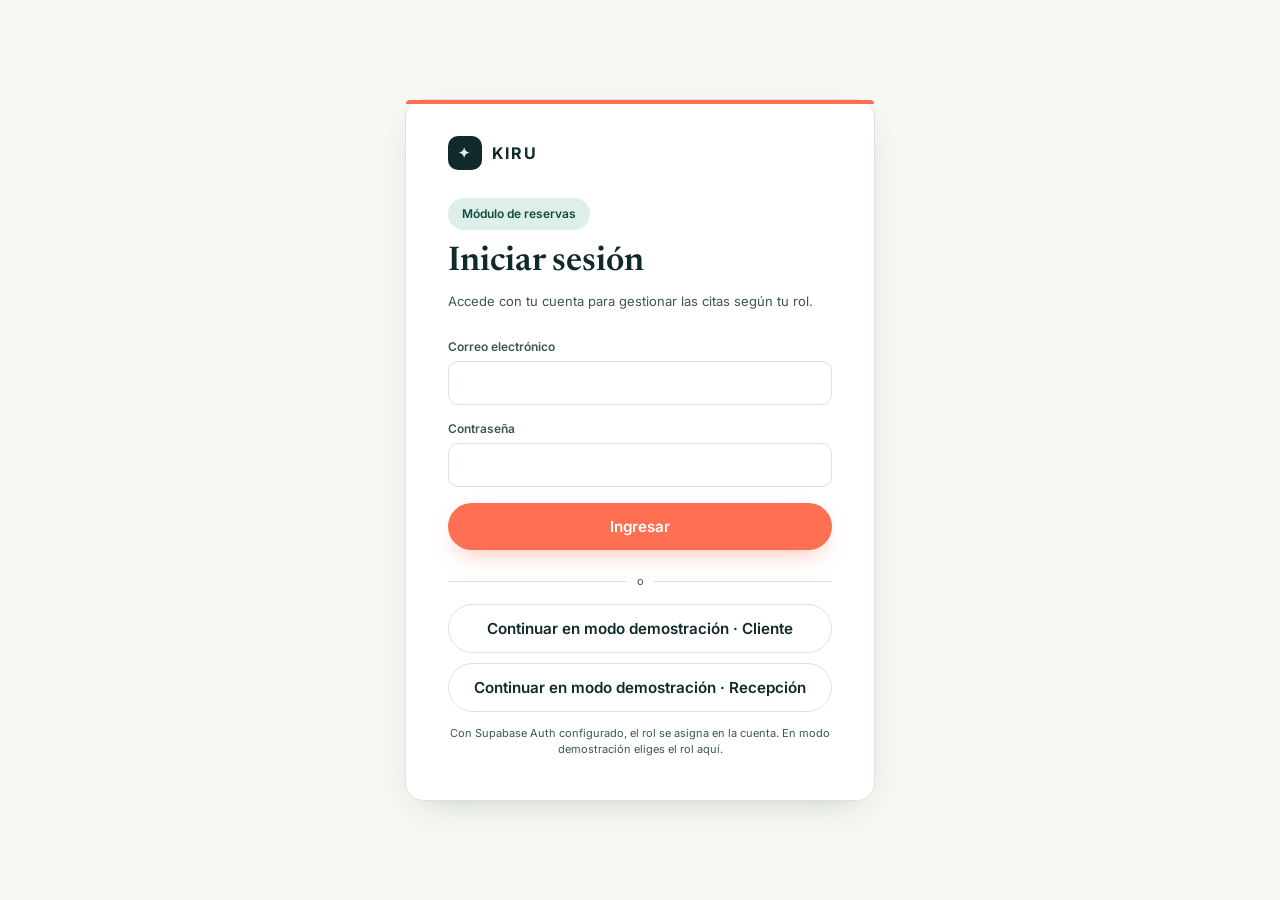
<file: frontend/recepcionista/monitorear-citas.html>
<!DOCTYPE html>
<html lang="es">
<head>
    <meta charset="UTF-8">
    <meta name="viewport" content="width=device-width, initial-scale=1.0">
    <title>Monitorear citas · KIRU Recepción</title>
    <meta name="description" content="Monitorea las citas del día, busca clientes por DNI o nombre y gestiona citas desde recepción.">
    <link rel="preconnect" href="https://fonts.googleapis.com">
    <link rel="preconnect" href="https://fonts.gstatic.com" crossorigin>
    <link href="https://fonts.googleapis.com/css2?family=Newsreader:ital,opsz,wght@0,6..72,400;0,6..72,500;0,6..72,600;1,6..72,500&family=Inter:wght@400;500;600;700&family=IBM+Plex+Mono:wght@500&display=swap" rel="stylesheet">
    <link rel="stylesheet" href="../cliente/css/styles.css">
    <link rel="stylesheet" href="../cliente/css/dashboard.css">
    <link rel="stylesheet" href="../cliente/css/mis-citas.css?v=3">
    <link rel="stylesheet" href="css/monitorear-citas.css?v=1">
    <script src="../cliente/js/auth.js?v=4" defer></script>
    <script src="../cliente/js/api.js" defer></script>
    <script src="js/recepcion-api.js?v=1" defer></script>
    <script src="js/monitorear-citas.js?v=1" defer></script>
</head>
<body class="dash-body" data-requires-role="RECEPCIONISTA">
    <div class="dash-shell">

        <!-- Sidebar con la misma identidad visual del módulo de cliente. -->
        <aside class="dash-sidebar">
            <a href="monitorear-citas.html" class="logo logo--on-dark">
                <span class="logo-mark" aria-hidden="true">
                    <svg viewBox="0 0 32 32" width="22" height="22" fill="none">
                        <path d="M16 4c-3.6 0-6.4 1.7-8.4 1.7-1.7 0-2.6-.9-2.6-.9S4 6.7 4 10.4c0 4.6 1.6 9 2.9 12.6.9 2.5 1.7 4.6 3.2 4.6 1.9 0 2-4.3 2.9-7.4.4-1.4 1-2.5 2-2.5s1.6 1.1 2 2.5c.9 3.1 1 7.4 2.9 7.4 1.5 0 2.3-2.1 3.2-4.6C24.4 19.4 26 15 26 10.4c0-3.7-1-4.6-1-4.6s-.9.9-2.6.9C20.4 5.7 19.6 4 16 4z" fill="currentColor"/>
                    </svg>
                </span>
                <span class="logo-text">KIRU</span>
            </a>

            <nav class="dash-nav" aria-label="Navegación de recepción">
                <a href="monitorear-citas.html" class="dash-nav-item is-active">
                    <svg class="nav-icon" viewBox="0 0 24 24" width="18" height="18" fill="none" stroke="currentColor" stroke-width="1.6"><rect x="4" y="5.5" width="16" height="15" rx="2"/><path d="M4 10h16M8 3.5v3M16 3.5v3"/><path d="M9 14.5l2 2 4-4"/></svg>
                    <span>Monitorear citas</span>
                </a>
            </nav>

            <div class="recepcion-badge">Recepción</div>

            <button type="button" class="dash-logout" data-action="logout">
                <svg class="nav-icon" viewBox="0 0 24 24" width="18" height="18" fill="none" stroke="currentColor" stroke-width="1.6"><path d="M14 8V6a2 2 0 00-2-2H6a2 2 0 00-2 2v12a2 2 0 002 2h6a2 2 0 002-2v-2"/><path d="M9 12h11m0 0-3.5-3.5M20 12l-3.5 3.5"/></svg>
                <span>Cerrar sesión</span>
            </button>
        </aside>

        <!-- CONTENIDO -->
        <div class="dash-main-wrap">

            <header class="dash-topbar">
                <div>
                    <h1 class="dash-title">Monitorear citas del cliente</h1>
                    <p class="dash-date" id="todayLabel"></p>
                </div>
            </header>

            <!-- Estructura prevista en el prototipo: búsqueda por DNI o nombre, datos del
                 cliente y acciones de recepción sobre la cita seleccionada. -->
            <div class="monitor-panel">
                <section class="card buscar-cliente-card" aria-labelledby="buscarClienteTitle">
                    <div class="card-header">
                        <h3 id="buscarClienteTitle">Buscar cliente</h3>
                    </div>
                    <div class="buscar-cliente-grid">
                        <div class="buscar-col">
                            <label class="filter-label" for="dniInput">Buscar por DNI o nombre</label>
                            <div class="dni-row">
                                <input type="text" id="dniInput" inputmode="search" placeholder="DNI o nombre completo" autocomplete="off">
                                <button type="button" class="btn-primary btn-ghost--sm" id="searchClient">Buscar</button>
                            </div>
                            <p class="field-error" id="dniError" hidden></p>
                            <div class="buscar-col-actions">
                                <button type="button" class="btn-primary btn-block" id="newClient">Nuevo cliente</button>
                                <button type="button" class="btn-ghost btn-block" id="clearSearch">Limpiar</button>
                            </div>
                        </div>
                        <div class="cliente-datos">
                            <label class="filter-label" for="clienteNombres">Nombres</label>
                            <input type="text" id="clienteNombres" readonly tabindex="-1">
                            <label class="filter-label" for="clienteApellidos">Apellidos</label>
                            <input type="text" id="clienteApellidos" readonly tabindex="-1">
                            <label class="filter-label" for="clienteCelular">Celular</label>
                            <input type="text" id="clienteCelular" readonly tabindex="-1" placeholder="xxxx xxx">
                        </div>
                    </div>
                </section>

                <section class="monitor-actions" aria-label="Acciones de recepción">
                    <button type="button" class="btn-primary action-btn" id="actionNuevaCita" disabled>Nueva cita</button>
                    <button type="button" class="btn-primary action-btn" id="actionAsistencia" disabled>Asistencia</button>
                    <button type="button" class="btn-primary action-btn" id="actionReprogramar" disabled>Reprogramar</button>
                    <button type="button" class="btn-ghost btn-danger action-btn" id="actionCancelar" disabled>Cancelar</button>
                </section>
            </div>

            <div class="citas-wrap monitor-citas">
                <div class="filter-bar citas-filter-bar">
                    <h3 class="citas-section-title">Citas médicas</h3>
                    <div class="filter-dates">
                        <label class="filter-label">Filtrar por fecha <small class="filter-hint">(vacío = todas)</small>
                            <input type="date" id="dateFilter">
                        </label>
                        <button type="button" class="btn-primary btn-ghost--sm" id="searchByDate">Buscar</button>
                    </div>
                </div>

                <div class="citas-table-wrap">
                    <table class="citas-table">
                        <thead>
                            <tr>
                                <th>ID cita</th>
                                <th>Fecha de realización</th>
                                <th>Hora</th>
                                <th>Tipo</th>
                                <th>Estado</th>
                                <th>Doctor asignado</th>
                                <th>Detalles</th>
                            </tr>
                        </thead>
                        <tbody id="citasList"></tbody>
                    </table>
                </div>
                <p class="empty-citas" id="emptyCitas" hidden>No hay citas registradas.</p>
            </div>
        </div>
    </div>

    <!-- Modal de las acciones de recepción (nuevo cliente, nueva cita,
         asistencia, reprogramar, cancelar). -->
    <div class="modal-overlay" id="modalOverlay" hidden>
        <div class="modal-box" id="modalBox" role="dialog" aria-modal="true"></div>
    </div>

    <div id="toast" class="toast" role="status" aria-live="polite"></div>
</body>
</html>
</file>
<file: frontend/cliente/css/styles.css>
/* ==========================================================================
   KIRU — Design tokens & base styles
   ========================================================================== */

:root {
    /* Color */
    --ink: #0F2A28;
    --ink-soft: #3C5652;
    --paper: #F6F7F3;
    --white: #FFFFFF;
    --primary: #1F6F5C;
    --primary-dark: #154A3F;
    --accent: #FF6F52;
    --accent-soft: #FFE3DA;
    --mint: #DCEFE9;
    --line: #DCE3DE;

    /* Type */
    --font-display: 'Newsreader', Georgia, serif;
    --font-body: 'Inter', -apple-system, BlinkMacSystemFont, sans-serif;
    --font-mono: 'IBM Plex Mono', ui-monospace, monospace;

    /* Layout */
    --container: 1160px;
    --radius-sm: 10px;
    --radius-md: 18px;
    --radius-lg: 28px;
    --shadow-card: 0 12px 32px -18px rgba(15, 42, 40, 0.28);
    --ease: cubic-bezier(0.22, 1, 0.36, 1);
}

/* Los controles del asistente usan el atributo HTML `hidden`; esta regla
   evita que estilos de botones lo sobrescriban. */
[hidden] {
    display: none !important;
}

*,
*::before,
*::after {
    box-sizing: border-box;
}

html {
    scroll-behavior: smooth;
}

@media (prefers-reduced-motion: reduce) {
    html {
        scroll-behavior: auto;
    }
    *,
    *::before,
    *::after {
        animation-duration: 0.001ms !important;
        animation-iteration-count: 1 !important;
        transition-duration: 0.001ms !important;
        scroll-behavior: auto !important;
    }
}

body {
    margin: 0;
    font-family: var(--font-body);
    color: var(--ink);
    background: var(--paper);
    line-height: 1.55;
    -webkit-font-smoothing: antialiased;
}

img {
    max-width: 100%;
    display: block;
}

a {
    color: inherit;
    text-decoration: none;
}

ul {
    list-style: none;
    margin: 0;
    padding: 0;
}

h1, h2, h3 {
    font-family: var(--font-display);
    font-weight: 600;
    line-height: 1.1;
    margin: 0;
    color: var(--ink);
}

p {
    margin: 0;
}

:focus-visible {
    outline: 2px solid var(--accent);
    outline-offset: 3px;
    border-radius: 4px;
}

.container {
    width: 100%;
    max-width: var(--container);
    margin: 0 auto;
    padding: 0 24px;
}

/* ---- Buttons ---- */
.btn-primary,
.btn-secondary {
    display: inline-flex;
    align-items: center;
    justify-content: center;
    gap: 8px;
    padding: 14px 26px;
    border-radius: 999px;
    font-family: var(--font-body);
    font-weight: 600;
    font-size: 0.95rem;
    white-space: nowrap;
    transition: transform 0.25s var(--ease), box-shadow 0.25s var(--ease), background-color 0.25s var(--ease);
}

.btn-primary {
    background: var(--accent);
    color: var(--white);
    box-shadow: 0 10px 24px -10px rgba(255, 111, 82, 0.55);
}

.btn-primary:hover {
    background: #ff5c3c;
    transform: translateY(-2px);
    box-shadow: 0 16px 28px -12px rgba(255, 111, 82, 0.6);
}

.btn-primary.large {
    padding: 16px 34px;
    font-size: 1.05rem;
}

.btn-secondary {
    background: transparent;
    color: var(--ink);
    border: 1.5px solid var(--line);
}

.btn-secondary:hover {
    border-color: var(--ink);
    transform: translateY(-2px);
}

/* ---- Eyebrow / mono utility ---- */
.eyebrow {
    display: inline-flex;
    align-items: center;
    gap: 8px;
    font-size: 0.85rem;
    color: var(--primary-dark);
    background: var(--mint);
    padding: 7px 14px;
    border-radius: 999px;
    margin-bottom: 22px;
}

.eyebrow-mono {
    font-family: var(--font-mono);
    font-weight: 500;
    letter-spacing: 0.08em;
}

/* ---- Scroll reveal ---- */
[data-reveal] {
    opacity: 0;
    transform: translateY(24px);
    transition: opacity 0.7s var(--ease), transform 0.7s var(--ease);
}

[data-reveal].is-visible {
    opacity: 1;
    transform: translateY(0);
}

@media (prefers-reduced-motion: reduce) {
    [data-reveal] {
        opacity: 1;
        transform: none;
        transition: none;
    }
}
.modal-box--split { max-width: 720px; }

.modal-columns {
  display: flex;
  gap: 28px;
  margin-top: 4px;
}
.modal-col { flex: 1; min-width: 0; }

.modal-section-title {
  font-size: 0.78rem;
  text-transform: uppercase;
  letter-spacing: 0.04em;
  color: var(--text-muted, #888);
  margin: 18px 0 8px;
}
.modal-col .modal-section-title:first-child { margin-top: 0; }

/* En pantallas angostas, que las columnas se apilen */
@media (max-width: 640px) {
  .modal-columns { flex-direction: column; gap: 0; }
}
</file>
<file: frontend/css/login.css>
.login-body {
    min-height: 100vh;
    background: var(--paper);
}

.login-shell {
    display: grid;
    min-height: 100vh;
    place-items: center;
    padding: 40px 20px;
}

.login-card {
    width: min(100%, 470px);
    padding: 42px;
    border: 1px solid var(--line);
    border-radius: var(--radius-md);
    background: var(--white);
    box-shadow: var(--shadow-card);
}

/* La línea superior es la misma que identifica las tarjetas del módulo. */
.login-card::before {
    display: block;
    height: 4px;
    margin: -42px -42px 32px;
    border-radius: var(--radius-md) var(--radius-md) 0 0;
    background: var(--accent);
    content: '';
}

.login-brand {
    display: flex;
    align-items: center;
    gap: 10px;
    color: var(--ink);
    font: 700 16px var(--font-body);
    letter-spacing: .12em;
}

.login-mark {
    display: grid;
    width: 34px;
    height: 34px;
    place-items: center;
    border-radius: var(--radius-sm);
    color: var(--mint);
    background: var(--ink);
    font-size: 14px;
}

.login-kicker {
    display: inline-flex;
    align-items: center;
    min-height: 32px;
    padding: 7px 14px;
    margin: 28px 0 14px;
    border-radius: 999px;
    color: var(--primary-dark);
    background: var(--mint);
    font: 600 12px var(--font-body);
}

.login-card h1 {
    margin: 0;
    color: var(--ink);
    font: 600 34px/1.1 var(--font-display);
}

.login-intro {
    margin: 10px 0 28px;
    color: var(--ink-soft);
    font: 400 13px/1.55 var(--font-body);
}

.login-form {
    display: grid;
    gap: 16px;
}

.login-form label {
    display: grid;
    gap: 7px;
    color: var(--ink-soft);
    font: 600 12px var(--font-body);
}

.login-form input {
    width: 100%;
    height: 44px;
    box-sizing: border-box;
    padding: 0 13px;
    border: 1.5px solid var(--line);
    border-radius: var(--radius-sm);
    color: var(--ink);
    background: var(--white);
    font: 400 13px var(--font-body);
}

.login-form input:focus {
    outline: 2px solid rgba(255, 111, 82, .22);
    border-color: var(--accent);
}

.login-submit,
.login-demo {
    width: 100%;
    min-height: 44px;
}

.login-submit {
    border: 0;
}

.login-demo {
    justify-content: center;
    cursor: pointer;
}

.login-demo + .login-demo {
    margin-top: 10px;
}

.login-feedback {
    padding: 10px 12px;
    margin: 0;
    border: 1px solid #f0caca;
    border-radius: var(--radius-sm);
    color: #a52d2d;
    background: #fff4f4;
    font: 500 12px/1.4 var(--font-body);
}

.login-feedback[hidden] {
    display: none;
}

.login-divider {
    display: flex;
    align-items: center;
    gap: 10px;
    margin: 24px 0 16px;
    color: var(--ink-soft);
    font: 400 11px var(--font-body);
}

.login-divider::before,
.login-divider::after {
    height: 1px;
    flex: 1;
    background: var(--line);
    content: '';
}

.login-note {
    margin: 14px 0 0;
    color: var(--ink-soft);
    font: 400 11px/1.45 var(--font-body);
    text-align: center;
}

@media (max-width: 520px) {
    .login-shell { padding: 24px 14px; }
    .login-card { padding: 30px 22px; }
    .login-card::before { margin: -30px -22px 26px; }
}
</file>
<file: frontend/css/styles.css>
:root {
  --color-primary-700: #075985;
  --color-primary-600: #0369a1;
  --color-primary-500: #0284c7;
  --color-primary-100: #e0f2fe;
  --color-primary-50: #f0f9ff;
  --color-ink-900: #172033;
  --color-ink-700: #344054;
  --color-ink-500: #667085;
  --color-border: #c7d4df;
  --color-surface: #ffffff;
  --color-background: #eaf1f6;
  --color-danger-700: #b42318;
  --color-danger-100: #fee4e2;
  --color-warning-700: #b54708;
  --color-warning-100: #fef0c7;
  --shadow-card: 0 12px 30px rgba(15, 55, 78, 0.1);
  --radius-small: 5px;
  --radius-medium: 7px;
  --radius-large: 10px;
  --content-width: 1240px;
}

* {
  box-sizing: border-box;
}

html {
  color-scheme: light;
  font-family:
    Inter, ui-sans-serif, system-ui, -apple-system, BlinkMacSystemFont, "Segoe UI",
    sans-serif;
  background: var(--color-background);
}

body {
  min-width: 320px;
  min-height: 100vh;
  margin: 0;
  color: var(--color-ink-900);
  background: var(--color-background);
}

button,
select,
input {
  font: inherit;
}

button,
a,
select,
input {
  -webkit-tap-highlight-color: transparent;
}

button,
a {
  transition:
    background-color 160ms ease,
    border-color 160ms ease,
    color 160ms ease,
    transform 160ms ease;
}

button {
  cursor: pointer;
}

button:focus-visible,
a:focus-visible,
select:focus-visible {
  outline: 3px solid rgba(2, 132, 199, 0.3);
  outline-offset: 2px;
}

input:focus-visible {
  outline: 3px solid rgba(2, 132, 199, 0.3);
  outline-offset: 2px;
}

.site-header {
  position: sticky;
  top: 0;
  z-index: 10;
  border-bottom: 1px solid #064d70;
  color: #ffffff;
  background: linear-gradient(100deg, #075985 0%, #0c4a6e 100%);
  box-shadow: 0 4px 14px rgba(12, 74, 110, 0.18);
  backdrop-filter: blur(12px);
}

.header-content {
  display: grid;
  grid-template-columns: auto 1fr auto;
  gap: 28px;
  align-items: center;
  width: min(calc(100% - 40px), var(--content-width));
  min-height: 64px;
  margin: 0 auto;
}

.brand {
  display: inline-flex;
  gap: 12px;
  align-items: center;
  color: inherit;
  text-decoration: none;
}

.brand-mark {
  display: grid;
  width: 36px;
  height: 36px;
  place-items: center;
  border: 1px solid rgba(255, 255, 255, 0.5);
  border-radius: 6px;
  color: var(--color-primary-700);
  font-size: 1.05rem;
  font-weight: 800;
  background: #ffffff;
}

.brand-copy,
.user-copy {
  display: flex;
  flex-direction: column;
}

.brand-copy strong {
  color: #ffffff;
  font-size: 1rem;
  line-height: 1.1;
}

.brand-copy small,
.user-copy small {
  margin-top: 3px;
  color: rgba(255, 255, 255, 0.72);
  font-size: 0.75rem;
}

.main-navigation {
  display: flex;
  gap: 6px;
  align-items: center;
}

.nav-link {
  padding: 8px 12px;
  border: 0;
  border-radius: var(--radius-small);
  color: rgba(255, 255, 255, 0.82);
  font-weight: 650;
  text-decoration: none;
  background: transparent;
}

.nav-link:hover {
  color: #ffffff;
  background: rgba(255, 255, 255, 0.12);
}

.nav-link.active {
  color: #ffffff;
  background: rgba(255, 255, 255, 0.2);
}

.user-area {
  display: flex;
  gap: 10px;
  align-items: center;
}

.user-avatar {
  display: grid;
  width: 34px;
  height: 34px;
  place-items: center;
  border-radius: 50%;
  color: #ffffff;
  font-size: 0.8rem;
  font-weight: 800;
  background: rgba(255, 255, 255, 0.18);
}

.user-copy strong {
  color: #ffffff;
  font-size: 0.88rem;
}

.logout-button {
  margin-left: 6px;
  padding: 8px 10px;
  border: 1px solid rgba(255, 255, 255, 0.42);
  border-radius: var(--radius-small);
  color: #ffffff;
  background: rgba(255, 255, 255, 0.08);
}

.logout-button:hover {
  border-color: rgba(255, 255, 255, 0.72);
  background: rgba(255, 255, 255, 0.16);
}

.ghost-button:hover {
  border-color: #aebdca;
  background: #f1f5f9;
}

.page-content {
  width: min(calc(100% - 40px), var(--content-width));
  margin: 0 auto;
  padding: 34px 0 28px;
}

.page-heading {
  display: flex;
  gap: 24px;
  align-items: flex-end;
  justify-content: space-between;
  margin-bottom: 20px;
}

.eyebrow {
  margin: 0 0 8px;
  color: var(--color-primary-600);
  font-size: 0.75rem;
  font-weight: 800;
  letter-spacing: 0.12em;
  text-transform: uppercase;
}

h1,
h2,
p {
  margin-top: 0;
}

h1 {
  margin-bottom: 7px;
  font-size: clamp(1.75rem, 3vw, 2.25rem);
  line-height: 1.12;
  letter-spacing: -0.035em;
}

h2 {
  margin-bottom: 6px;
  font-size: 1.1rem;
}

.page-description,
.card-header p {
  margin-bottom: 0;
  color: var(--color-ink-500);
  line-height: 1.5;
}

.appointments-card {
  overflow: hidden;
  border: 1px solid var(--color-border);
  border-radius: var(--radius-large);
  background: var(--color-surface);
  box-shadow: var(--shadow-card);
}

.appointments-card::before {
  display: block;
  height: 4px;
  background: var(--color-primary-600);
  content: "";
}

.card-header {
  display: flex;
  gap: 28px;
  align-items: flex-end;
  justify-content: space-between;
  padding: 18px 22px;
  border-bottom: 1px solid var(--color-border);
}

.filters {
  display: flex;
  gap: 10px;
  align-items: flex-end;
}

.field {
  display: flex;
  min-width: 170px;
  flex-direction: column;
  gap: 7px;
}

.field span {
  color: var(--color-ink-700);
  font-size: 0.78rem;
  font-weight: 700;
}

select {
  min-height: 38px;
  padding: 0 38px 0 12px;
  border: 1px solid #b9c6d2;
  border-radius: var(--radius-small);
  color: var(--color-ink-900);
  background: var(--color-surface);
}

.primary-button,
.secondary-button,
.ghost-button,
.danger-button,
.detail-button {
  min-height: 38px;
  padding: 0 15px;
  border-radius: var(--radius-small);
  font-weight: 750;
}

.button-link {
  display: inline-flex;
  align-items: center;
  justify-content: center;
  text-decoration: none;
}

.primary-button,
.secondary-button {
  border: 1px solid var(--color-primary-600);
  color: #ffffff;
  background: var(--color-primary-600);
}

.primary-button {
  min-width: 132px;
}

.primary-button:hover,
.secondary-button:hover {
  border-color: var(--color-primary-700);
  background: var(--color-primary-700);
  transform: translateY(-1px);
}

.ghost-button {
  border: 1px solid var(--color-border);
  color: var(--color-ink-700);
  background: var(--color-surface);
}

.danger-button {
  border: 1px solid #fecdca;
  color: var(--color-danger-700);
  background: #fff7f6;
}

.danger-button:hover {
  border-color: #fda29b;
  background: var(--color-danger-100);
}

.table-container {
  overflow-x: auto;
}

table {
  width: 100%;
  min-width: 910px;
  border-collapse: collapse;
}

th,
td {
  padding: 13px 16px;
  border-bottom: 1px solid #e7edf2;
  text-align: left;
  vertical-align: middle;
}

th {
  color: #36566b;
  font-size: 0.7rem;
  font-weight: 800;
  letter-spacing: 0.045em;
  text-transform: uppercase;
  background: #e8f1f7;
}

td {
  color: var(--color-ink-700);
  font-size: 0.9rem;
}

.selected-row {
  background: var(--color-primary-50);
}

.selected-row td:first-child {
  box-shadow: inset 4px 0 0 var(--color-primary-500);
}

.status {
  display: inline-flex;
  align-items: center;
  min-height: 28px;
  padding: 4px 10px;
  border-radius: 999px;
  font-size: 0.76rem;
  font-weight: 800;
}

.status-pending {
  color: var(--color-warning-700);
  background: var(--color-warning-100);
}

.details-column {
  text-align: right;
}

.detail-button {
  min-height: 36px;
  padding: 0 12px;
  border: 1px solid #a9d7ee;
  color: var(--color-primary-700);
  background: var(--color-primary-50);
}

.detail-button:hover {
  border-color: var(--color-primary-500);
  background: var(--color-primary-100);
}

.card-footer {
  display: flex;
  gap: 20px;
  align-items: center;
  justify-content: space-between;
  padding: 15px 22px;
  border-top: 1px solid #dce6ed;
  background: #f1f6f9;
}

.selection-message {
  margin-bottom: 0;
  color: var(--color-ink-500);
  font-size: 0.86rem;
}

.selection-message strong {
  color: var(--color-ink-700);
}

.appointment-actions {
  display: flex;
  gap: 10px;
}

.site-footer {
  display: flex;
  justify-content: space-between;
  width: min(calc(100% - 40px), var(--content-width));
  margin: 0 auto;
  padding: 14px 0 22px;
  color: var(--color-ink-500);
  font-size: 0.78rem;
}

.site-footer p {
  margin-bottom: 0;
}

.visually-hidden {
  position: absolute;
  width: 1px;
  height: 1px;
  padding: 0;
  margin: -1px;
  overflow: hidden;
  clip: rect(0, 0, 0, 0);
  white-space: nowrap;
  border: 0;
}

.booking-page {
  max-width: var(--content-width);
}

.back-link {
  display: inline-flex;
  margin-bottom: 18px;
  color: var(--color-primary-700);
  font-size: 0.86rem;
  font-weight: 700;
  text-decoration: none;
}

.back-link:hover {
  text-decoration: underline;
}

.booking-heading {
  margin-bottom: 18px;
}

.booking-steps {
  display: grid;
  grid-template-columns: repeat(4, 1fr);
  padding: 0;
  margin: 0 0 18px;
  list-style: none;
}

.booking-steps li {
  position: relative;
  display: flex;
  gap: 8px;
  align-items: center;
  color: var(--color-ink-500);
  font-size: 0.78rem;
}

.booking-steps li:not(:last-child)::after {
  position: absolute;
  z-index: 0;
  top: 50%;
  right: 10px;
  left: 42px;
  height: 2px;
  background: #bdcbd6;
  content: "";
}

.booking-steps span {
  z-index: 1;
  display: grid;
  width: 30px;
  height: 30px;
  place-items: center;
  border: 2px solid #bdcbd6;
  border-radius: 50%;
  background: var(--color-background);
}

.booking-steps .completed,
.booking-steps .active {
  color: var(--color-primary-700);
}

.booking-steps .completed span,
.booking-steps .active span {
  border-color: var(--color-primary-600);
}

.booking-steps .completed span {
  color: #ffffff;
  background: var(--color-primary-600);
}

.booking-steps .active span {
  background: #ffffff;
}

.booking-card {
  overflow: hidden;
  border: 1px solid var(--color-border);
  border-radius: var(--radius-large);
  background: var(--color-surface);
  box-shadow: var(--shadow-card);
}

.booking-card::before {
  display: block;
  height: 4px;
  background: var(--color-primary-600);
  content: "";
}

.booking-fields {
  display: grid;
  grid-template-columns: 1fr 1fr 1.1fr;
  border-bottom: 1px solid var(--color-border);
}

.booking-section {
  display: grid;
  grid-template-columns: 32px 1fr;
  gap: 12px;
  padding: 20px;
}

.booking-section + .booking-section {
  border-left: 1px solid var(--color-border);
}

.section-number {
  display: grid;
  width: 28px;
  height: 28px;
  place-items: center;
  border-radius: 50%;
  color: #ffffff;
  font-size: 0.76rem;
  font-weight: 800;
  background: var(--color-primary-600);
}

.section-content h2 {
  margin: 3px 0 15px;
}

.full-field {
  width: 100%;
  min-width: 0;
  margin-bottom: 12px;
}

input[type="date"] {
  width: 100%;
  min-height: 38px;
  padding: 0 11px;
  border: 1px solid #b9c6d2;
  border-radius: var(--radius-small);
  color: var(--color-ink-900);
  background: #ffffff;
}

.appointment-type {
  display: flex;
  flex-wrap: wrap;
  gap: 10px 16px;
  padding: 0;
  margin: 3px 0 0;
  border: 0;
}

.appointment-type legend {
  width: 100%;
  margin-bottom: 7px;
  color: var(--color-ink-700);
  font-size: 0.78rem;
  font-weight: 700;
}

.appointment-type label {
  display: inline-flex;
  gap: 7px;
  align-items: center;
  color: var(--color-ink-700);
  font-size: 0.86rem;
}

.appointment-type input {
  accent-color: var(--color-primary-600);
}

.order-empty {
  display: flex;
  min-height: 85px;
  flex-direction: column;
  justify-content: center;
  padding: 13px;
  border: 1px dashed #aebfcb;
  border-radius: var(--radius-small);
  color: var(--color-ink-500);
  background: #f7fafc;
}

.order-empty strong {
  margin-bottom: 4px;
  color: var(--color-ink-700);
  font-size: 0.84rem;
}

.order-empty span {
  font-size: 0.78rem;
  line-height: 1.45;
}

.order-total {
  display: flex;
  align-items: center;
  justify-content: space-between;
  margin-top: 12px;
  color: var(--color-ink-500);
  font-size: 0.82rem;
}

.order-total strong {
  color: var(--color-ink-900);
  font-size: 1rem;
}

.order-items {
  display: grid;
  gap: 8px;
  padding: 0;
  margin: 0;
  list-style: none;
}

.order-items li {
  display: grid;
  grid-template-columns: auto 1fr auto;
  gap: 8px;
  align-items: center;
  padding: 8px;
  border: 1px solid #dce6ed;
  border-radius: var(--radius-small);
  color: var(--color-ink-700);
  font-size: 0.76rem;
  background: #f7fafc;
}

.order-items button {
  border: 0;
  color: var(--color-danger-700);
  font: inherit;
  font-weight: 700;
  background: transparent;
  cursor: pointer;
}

.payment-confirmation {
  padding: 12px 16px;
  margin: 0 0 18px;
  border: 1px solid #a8d7bc;
  border-radius: var(--radius-small);
  color: #166534;
  font-weight: 700;
  background: #ecfdf3;
}

.schedule-section {
  padding: 20px;
}

.schedule-header {
  display: flex;
  gap: 20px;
  align-items: flex-end;
  justify-content: space-between;
  margin-bottom: 14px;
}

.section-kicker {
  margin-bottom: 4px;
  color: var(--color-ink-500);
  font-size: 0.75rem;
  font-weight: 700;
}

.schedule-legend {
  display: flex;
  gap: 14px;
  color: var(--color-ink-500);
  font-size: 0.75rem;
}

.schedule-legend span {
  display: inline-flex;
  gap: 6px;
  align-items: center;
}

.legend-dot {
  width: 8px;
  height: 8px;
  border-radius: 50%;
}

.available-dot {
  background: #15803d;
}

.occupied-dot {
  background: #b42318;
}

.schedule-container {
  overflow-x: auto;
  border: 1px solid var(--color-border);
  border-radius: var(--radius-small);
}

.schedule-table {
  min-width: 980px;
  table-layout: fixed;
}

.schedule-table th,
.schedule-table td {
  padding: 9px;
  text-align: center;
}

.schedule-table th:first-child {
  width: 120px;
}

.schedule-table tbody th {
  color: var(--color-ink-700);
  font-size: 0.74rem;
  letter-spacing: 0;
  text-transform: none;
  background: #f4f7f9;
}

.slot {
  display: inline-flex;
  width: 100%;
  min-height: 36px;
  align-items: center;
  justify-content: center;
  padding: 6px;
  border-radius: 7px;
  font-size: 0.72rem;
  font-weight: 750;
}

button.slot {
  border: 1px solid #a8d7bc;
}

.slot.available {
  color: #166534;
  background: #ecfdf3;
}

button.slot.available:hover,
.slot.available.selected {
  border-color: #15803d;
  color: #ffffff;
  background: #15803d;
}

.slot.occupied {
  color: var(--color-danger-700);
  background: #fff1f0;
}

.slot.unavailable {
  color: #98a2b3;
  background: #f2f4f7;
}

.booking-actions {
  display: flex;
  gap: 18px;
  align-items: center;
  justify-content: space-between;
  padding: 15px 20px;
  border-top: 1px solid var(--color-border);
  background: #f1f6f9;
}

.booking-primary-actions {
  display: flex;
  gap: 10px;
}

.payment-page {
  max-width: 1080px;
}

.payment-card {
  overflow: hidden;
  border: 1px solid var(--color-border);
  border-radius: var(--radius-large);
  background: #ffffff;
  box-shadow: var(--shadow-card);
}

.payment-card::before {
  display: block;
  height: 4px;
  background: var(--color-primary-600);
  content: "";
}

.payment-card-header {
  display: flex;
  gap: 20px;
  align-items: center;
  justify-content: space-between;
  padding: 18px 22px;
  border-bottom: 1px solid var(--color-border);
  background: #f4f8fb;
}

.payment-card-header h2,
.payment-card-header p {
  margin-bottom: 0;
}

.payment-card-header p {
  margin-top: 3px;
  color: var(--color-ink-500);
  font-size: 0.8rem;
}

.payment-status {
  padding: 5px 9px;
  border: 1px solid #f4c67a;
  border-radius: var(--radius-small);
  color: var(--color-warning-700);
  font-size: 0.72rem;
  font-weight: 800;
  background: var(--color-warning-100);
}

.order-data-grid {
  display: grid;
  grid-template-columns: repeat(4, 1fr);
  padding: 18px 22px;
  margin: 0;
  border-bottom: 1px solid var(--color-border);
}

.order-data-grid div {
  padding: 3px 18px;
  border-left: 1px solid #dce5eb;
}

.order-data-grid div:first-child {
  padding-left: 0;
  border-left: 0;
}

.order-data-grid dt {
  margin-bottom: 5px;
  color: var(--color-ink-500);
  font-size: 0.72rem;
  font-weight: 700;
}

.order-data-grid dd {
  margin: 0;
  color: var(--color-ink-900);
  font-size: 0.86rem;
  font-weight: 700;
}

.payment-table-container {
  overflow-x: auto;
}

.payment-table {
  min-width: 760px;
}

.amount-column {
  text-align: right;
}

.payment-summary {
  display: flex;
  justify-content: flex-end;
  padding: 16px 22px;
  border-top: 1px solid var(--color-border);
  background: #f7fafc;
}

.payment-summary div {
  display: flex;
  gap: 40px;
  align-items: center;
}

.payment-summary span {
  color: var(--color-ink-500);
  font-size: 0.82rem;
  font-weight: 700;
}

.payment-summary strong {
  color: var(--color-ink-900);
  font-size: 1.25rem;
}

.payment-actions {
  display: flex;
  gap: 12px;
  justify-content: flex-end;
  padding: 15px 22px;
  border-top: 1px solid var(--color-border);
}

.gateway-body {
  background: #eef2f5;
}

.gateway-header {
  display: flex;
  min-height: 60px;
  gap: 20px;
  align-items: center;
  justify-content: space-between;
  padding: 0 max(24px, calc((100% - 920px) / 2));
  border-bottom: 1px solid #c7d0d8;
  color: #273548;
  background: #ffffff;
}

.gateway-header div {
  display: flex;
  flex-direction: column;
}

.gateway-header strong {
  font-size: 0.94rem;
}

.gateway-header div span {
  margin-top: 2px;
  color: #6b7788;
  font-size: 0.7rem;
}

.demo-badge {
  padding: 5px 8px;
  border: 1px solid #e0a83a;
  border-radius: 3px;
  color: #815b10;
  font-size: 0.67rem;
  font-weight: 850;
  letter-spacing: 0.05em;
  background: #fff7df;
}

.gateway-main {
  width: min(calc(100% - 32px), 520px);
  margin: 36px auto;
}

.gateway-card {
  overflow: hidden;
  border: 1px solid #c4ced7;
  border-radius: 6px;
  background: #ffffff;
  box-shadow: 0 12px 28px rgba(39, 53, 72, 0.1);
}

.gateway-notice {
  display: flex;
  gap: 8px;
  justify-content: center;
  padding: 9px 16px;
  border-bottom: 1px solid #efd188;
  color: #684d16;
  font-size: 0.72rem;
  background: #fff8e6;
}

.gateway-heading {
  padding: 22px 24px 18px;
  border-bottom: 1px solid #dde4e9;
}

.gateway-heading p {
  margin-bottom: 5px;
  color: #647184;
  font-size: 0.75rem;
  font-weight: 700;
}

.gateway-heading h1 {
  margin-bottom: 20px;
  font-size: 1.35rem;
  letter-spacing: -0.02em;
}

.gateway-amount {
  display: flex;
  align-items: center;
  justify-content: space-between;
}

.gateway-amount span {
  color: #647184;
  font-size: 0.8rem;
}

.gateway-amount strong {
  font-size: 1.45rem;
}

.gateway-form {
  padding: 20px 24px 24px;
}

.gateway-disclaimer {
  margin: 0 0 18px;
  color: #778395;
  font-size: 0.7rem;
  line-height: 1.45;
}

.gateway-message {
  margin: 0 0 12px;
  color: #526174;
  font-size: 0.76rem;
  line-height: 1.4;
}

.gateway-message.is-error {
  color: var(--color-danger-700);
}

.gateway-actions {
  display: flex;
  gap: 10px;
}

.gateway-cancel,
.gateway-submit {
  display: inline-flex;
  min-height: 42px;
  flex: 1;
  align-items: center;
  justify-content: center;
  border-radius: 4px;
  font-weight: 800;
  text-decoration: none;
}

.gateway-cancel {
  border: 1px solid #b7c2cc;
  color: #445166;
  background: #ffffff;
}

.gateway-submit {
  border: 1px solid #1d568e;
  color: #ffffff;
  background: #2563a8;
}

.gateway-cancel:hover {
  background: #f3f5f7;
}

.gateway-submit:hover {
  background: #1d568e;
}

@media (max-width: 900px) {
  .header-content {
    grid-template-columns: 1fr auto;
    gap: 16px;
    padding: 14px 0;
  }

  .main-navigation {
    grid-column: 1 / -1;
    grid-row: 2;
    overflow-x: auto;
  }

  .user-copy,
  .logout-button {
    display: none;
  }

  .card-header {
    align-items: stretch;
    flex-direction: column;
  }

  .filters {
    flex-wrap: wrap;
  }

  .field {
    flex: 1 1 220px;
  }

  .booking-fields {
    grid-template-columns: 1fr 1fr;
  }

  .order-section {
    grid-column: 1 / -1;
    border-top: 1px solid var(--color-border);
  }

  .booking-section:nth-child(3) {
    border-left: 0;
  }

  .order-data-grid {
    grid-template-columns: 1fr 1fr;
    gap: 16px 0;
  }

  .order-data-grid div:nth-child(3) {
    padding-left: 0;
    border-left: 0;
  }
}

@media (max-width: 640px) {
  .header-content,
  .page-content,
  .site-footer {
    width: min(calc(100% - 28px), var(--content-width));
  }

  .page-content {
    padding-top: 36px;
  }

  .page-heading,
  .card-footer {
    align-items: stretch;
    flex-direction: column;
  }

  .page-heading .primary-button {
    width: 100%;
  }

  .card-header,
  .card-footer {
    padding: 20px;
  }

  .filters > button {
    flex: 1 1 120px;
  }

  .appointment-actions {
    flex-direction: column;
  }

  .appointment-actions button {
    width: 100%;
  }

  .site-footer {
    gap: 8px;
    flex-direction: column;
  }

  .booking-steps strong {
    display: none;
  }

  .booking-steps li:not(:last-child)::after {
    right: 6px;
    left: 35px;
  }

  .booking-fields {
    grid-template-columns: 1fr;
  }

  .booking-section,
  .booking-section + .booking-section {
    border-top: 1px solid var(--color-border);
    border-left: 0;
  }

  .booking-section:first-child {
    border-top: 0;
  }

  .schedule-header,
  .booking-actions {
    align-items: stretch;
    flex-direction: column;
  }

  .schedule-legend {
    flex-wrap: wrap;
  }

  .booking-primary-actions {
    flex-direction: column;
  }

  .booking-actions .button-link,
  .booking-actions button {
    width: 100%;
  }

  .order-data-grid {
    grid-template-columns: 1fr;
  }

  .order-data-grid div,
  .order-data-grid div:nth-child(3) {
    padding: 0 0 12px;
    border-bottom: 1px solid #e4e9ed;
    border-left: 0;
  }

  .order-data-grid div:last-child {
    padding-bottom: 0;
    border-bottom: 0;
  }

  .payment-actions,
  .gateway-actions {
    flex-direction: column;
  }

  .payment-actions .button-link {
    width: 100%;
  }

  .gateway-header {
    padding: 0 16px;
  }

  .gateway-main {
    margin-top: 20px;
  }

  .gateway-notice {
    align-items: center;
    flex-direction: column;
  }
}

@media (prefers-reduced-motion: reduce) {
  *,
  *::before,
  *::after {
    scroll-behavior: auto !important;
    transition-duration: 0.01ms !important;
  }
}
</file>
<file: frontend/cliente/css/dashboard.css>
/* ==========================================================================
   KIRU — Dashboard (paciente / doctor)
   Reutiliza las variables definidas en css/styles.css:
   --ink, --ink-soft, --white, --paper, --line, --mint,
   --primary, --primary-dark, --accent,
   --font-display, --font-body, --font-mono, --radius-sm, --ease
   ========================================================================== */

.dash-body {
    background: var(--paper);
}

.dash-shell {
    min-height: 100vh;
    display: grid;
    grid-template-columns: 248px 1fr;
}

/* ---- Sidebar ---- */
.dash-sidebar {
    background: var(--ink);
    color: var(--white);
    padding: 32px 22px;
    display: flex;
    flex-direction: column;
    gap: 40px;
    position: sticky;
    top: 0;
    height: 100vh;
}

.dash-sidebar .logo--on-dark {
    color: var(--white);
}

.dash-sidebar .logo-mark {
    color: var(--mint);
}

.dash-nav {
    display: flex;
    flex-direction: column;
    gap: 4px;
    flex: 1;
}

.dash-nav-item {
    display: flex;
    align-items: center;
    gap: 12px;
    padding: 11px 14px;
    border-radius: var(--radius-sm, 8px);
    color: rgba(255, 255, 255, 0.68);
    font-size: 0.92rem;
    font-weight: 500;
    transition: background-color 0.2s var(--ease), color 0.2s var(--ease);
}

.nav-icon {
    flex-shrink: 0;
    opacity: 0.9;
}

.dash-nav-item:hover {
    background: rgba(255, 255, 255, 0.06);
    color: var(--white);
}

.dash-nav-item.is-active {
    background: var(--mint);
    color: var(--ink);
}

.dash-logout {
    display: flex;
    align-items: center;
    gap: 10px;
    background: transparent;
    border: 1.5px solid rgba(255, 255, 255, 0.16);
    color: rgba(255, 255, 255, 0.75);
    font-family: var(--font-body);
    font-size: 0.86rem;
    font-weight: 600;
    padding: 11px 14px;
    border-radius: var(--radius-sm, 8px);
    cursor: pointer;
    transition: border-color 0.2s var(--ease), color 0.2s var(--ease);
}

.dash-logout:hover {
    border-color: var(--mint);
    color: var(--mint);
}

/* ---- Main wrap ---- */
.dash-main-wrap {
    padding: 40px 48px 64px;
    max-width: 1080px;
}

.dash-topbar {
    display: flex;
    align-items: flex-start;
    justify-content: space-between;
    margin-bottom: 32px;
    gap: 16px;
}

.dash-title {
    font-family: var(--font-display);
    font-size: clamp(1.7rem, 2.6vw, 2.1rem);
    margin-top: 4px;
    color: var(--ink);
}

.dash-date {
    margin-top: 6px;
    font-family: var(--font-mono);
    font-size: 0.82rem;
    color: var(--ink-soft);
    text-transform: capitalize;
}

.dash-topbar-actions {
    display: flex;
    align-items: center;
    gap: 14px;
}

.icon-btn {
    position: relative;
    width: 42px;
    height: 42px;
    border-radius: 50%;
    border: 1.5px solid var(--line);
    background: var(--white);
    color: var(--ink);
    display: flex;
    align-items: center;
    justify-content: center;
    cursor: pointer;
    transition: border-color 0.2s var(--ease), background-color 0.2s var(--ease);
}

.icon-btn:hover {
    border-color: var(--primary);
    background: var(--mint);
}

.icon-btn-badge {
    position: absolute;
    top: -3px;
    right: -3px;
    background: var(--accent);
    color: var(--white);
    font-family: var(--font-mono);
    font-size: 0.65rem;
    min-width: 17px;
    height: 17px;
    border-radius: 999px;
    display: flex;
    align-items: center;
    justify-content: center;
    padding: 0 3px;
}

.user-avatar {
    width: 42px;
    height: 42px;
    border-radius: 50%;
    background: var(--ink);
    color: var(--white);
    display: flex;
    align-items: center;
    justify-content: center;
    font-family: var(--font-mono);
    font-size: 0.8rem;
}

/* ---- Perfil de usuario con foto ---- */
.user-profile {
    display: flex;
    align-items: center;
    gap: 10px;
}

.user-profile img {
    width: 42px;
    height: 42px;
    border-radius: 50%;
    object-fit: cover;
    border: 1.5px solid var(--line);
}

.user-profile .user-avatar {
    width: 42px;
    height: 42px;
}

.user-profile strong {
    display: block;
    font-size: 0.86rem;
    color: var(--ink);
}

.user-profile small {
    display: block;
    font-size: 0.74rem;
    color: var(--ink-soft);
}

@media (max-width: 560px) {
    .user-profile small {
        display: none;
    }
}

/* ---- Próximas citas (lista simple) ---- */
.next-list {
    list-style: none;
    display: flex;
    flex-direction: column;
    gap: 2px;
}

.next-list li {
    display: flex;
    align-items: center;
    gap: 10px;
    padding: 10px 4px;
    border-bottom: 1px solid var(--line);
    font-size: 0.88rem;
    color: var(--ink);
}

.next-list li:last-child {
    border-bottom: none;
}

.next-list .next-list-time {
    font-family: var(--font-mono);
    font-size: 0.76rem;
    color: var(--ink-soft);
    width: 46px;
    flex-shrink: 0;
}

.next-list-empty {
    font-size: 0.86rem;
    color: var(--ink-soft);
    padding: 8px 4px;
}

/* ---- Acciones rápidas ---- */
.quick-grid {
    display: grid;
    grid-template-columns: repeat(2, 1fr);
    gap: 10px;
}

.quick-btn {
    display: flex;
    flex-direction: column;
    align-items: center;
    gap: 8px;
    padding: 16px 10px;
    border: 1.5px solid var(--line);
    border-radius: var(--radius-sm, 8px);
    background: var(--paper);
    color: var(--ink);
    font-family: var(--font-body);
    font-size: 0.8rem;
    font-weight: 600;
    text-align: center;
    cursor: pointer;
    transition: border-color 0.2s var(--ease), background-color 0.2s var(--ease), transform 0.15s var(--ease);
}

.quick-btn svg {
    color: var(--primary-dark);
}

.quick-btn:hover {
    border-color: var(--primary);
    background: var(--mint);
    transform: translateY(-1px);
}

/* ---- Ocupación del día (barra de progreso) ---- */
.occupancy-row {
    display: flex;
    align-items: center;
    gap: 12px;
    margin-bottom: 8px;
}

.occupancy-track {
    flex: 1;
    height: 10px;
    background: var(--line);
    border-radius: 999px;
    overflow: hidden;
}

.occupancy-fill {
    height: 100%;
    background: var(--primary);
    border-radius: 999px;
    transition: width 0.3s var(--ease);
}

.occupancy-percent {
    font-family: var(--font-mono);
    font-weight: 600;
    color: var(--primary-dark);
    font-size: 0.86rem;
    width: 42px;
    text-align: right;
}

.occupancy-caption {
    font-size: 0.86rem;
    color: var(--ink-soft);
}

/* ---- Tratamientos activos ---- */
.treatment-item {
    display: flex;
    align-items: center;
    justify-content: space-between;
    gap: 12px;
    padding: 12px 4px;
    border-bottom: 1px solid var(--line);
    font-size: 0.88rem;
}

.treatment-item:last-child {
    border-bottom: none;
}

.treatment-item strong {
    color: var(--ink);
    font-weight: 600;
}

.treatment-item span {
    color: var(--ink-soft);
    font-size: 0.82rem;
}

/* ---- Panel de notificaciones ---- */
.notification-panel {
    position: absolute;
    top: 64px;
    right: 0;
    background: var(--white);
    border: 1.5px solid var(--line);
    border-radius: var(--radius-sm, 10px);
    box-shadow: 0 16px 40px rgba(0, 0, 0, 0.14);
    width: 320px;
    z-index: 60;
    overflow: hidden;
}

.notification-panel[hidden] {
    display: none;
}

.notification-panel-header {
    padding: 14px 18px;
    border-bottom: 1px solid var(--line);
    font-weight: 600;
    font-size: 0.88rem;
    color: var(--ink);
}

.notification-panel-list {
    max-height: 320px;
    overflow-y: auto;
}

.notification-item {
    padding: 13px 18px;
    border-bottom: 1px solid var(--line);
    font-size: 0.86rem;
    color: var(--ink);
}

.notification-item:last-child {
    border-bottom: none;
}

.notification-item strong {
    display: block;
    margin-bottom: 2px;
}

.notification-item-time {
    display: block;
    margin-top: 3px;
    font-family: var(--font-mono);
    font-size: 0.7rem;
    color: var(--ink-soft);
}

.icon-btn-wrap {
    position: relative;
}

/* ---- Grid ---- */
.dash-grid {
    display: grid;
    grid-template-columns: 1.15fr 0.85fr;
    gap: 24px;
}

.dash-span-full {
    grid-column: 1 / -1;
}

.card {
    background: var(--white);
    border: 1.5px solid var(--line);
    border-radius: var(--radius-sm, 10px);
    padding: 26px;
}

.card-header {
    display: flex;
    align-items: baseline;
    justify-content: space-between;
    gap: 12px;
    margin-bottom: 18px;
}

.card-header h3 {
    font-family: var(--font-display);
    font-size: 1.15rem;
    color: var(--ink);
}

.card-subtext {
    font-size: 0.82rem;
    color: var(--ink-soft);
}

.see-all {
    font-size: 0.84rem;
    font-weight: 600;
    color: var(--primary-dark);
    white-space: nowrap;
}

.see-all:hover {
    text-decoration: underline;
}

/* ---- Próxima cita ---- */
.next-appointment {
    grid-column: 1 / 2;
}

.card-eyebrow-row {
    display: flex;
    align-items: center;
    justify-content: space-between;
    margin-bottom: 18px;
}

.card-eyebrow {
    font-family: var(--font-mono);
    font-size: 0.72rem;
    letter-spacing: 0.06em;
    text-transform: uppercase;
    color: var(--ink-soft);
}

.pill {
    font-family: var(--font-mono);
    font-size: 0.7rem;
    padding: 4px 10px;
    border-radius: 999px;
}

.pill--mint {
    background: var(--mint);
    color: var(--primary-dark);
}

.appointment-highlight {
    display: flex;
    align-items: center;
    gap: 20px;
    padding: 18px;
    background: var(--paper);
    border-radius: var(--radius-sm, 8px);
}

.date-big {
    display: flex;
    flex-direction: column;
    align-items: center;
    justify-content: center;
    width: 68px;
    height: 68px;
    flex-shrink: 0;
    background: var(--ink);
    color: var(--white);
    border-radius: var(--radius-sm, 8px);
}

.date-big-num {
    font-family: var(--font-display);
    font-size: 1.6rem;
    line-height: 1;
}

.date-big-month {
    font-family: var(--font-mono);
    font-size: 0.68rem;
    text-transform: uppercase;
    color: var(--mint);
    margin-top: 2px;
}

.appointment-treatment {
    font-family: var(--font-display);
    font-size: 1.15rem;
    color: var(--ink);
}

.appointment-doctor {
    font-size: 0.9rem;
    color: var(--ink-soft);
    margin-top: 2px;
}

.appointment-time {
    font-family: var(--font-mono);
    font-size: 0.8rem;
    color: var(--ink-soft);
    margin-top: 4px;
}

.card-actions {
    display: flex;
    gap: 12px;
    margin-top: 20px;
}

.card-actions .btn-primary {
    flex: 1;
}

.btn-ghost {
    flex: 1;
    display: flex;
    align-items: center;
    justify-content: center;
    border: 1.5px solid var(--line);
    border-radius: var(--radius-sm, 8px);
    font-weight: 600;
    font-size: 0.9rem;
    color: var(--ink);
    transition: border-color 0.2s var(--ease), background-color 0.2s var(--ease);
}

.btn-ghost:hover {
    border-color: var(--primary);
    background: var(--mint);
}

/* ---- Estadísticas ---- */
.stats-row {
    grid-column: 2 / 3;
    grid-row: 1 / 2;
    display: flex;
    flex-direction: column;
    gap: 14px;
}

.stat-card {
    background: var(--white);
    border: 1.5px solid var(--line);
    border-radius: var(--radius-sm, 10px);
    padding: 18px 20px;
    flex: 1;
    display: flex;
    flex-direction: column;
    justify-content: center;
}

.stat-label {
    font-size: 0.82rem;
    color: var(--ink-soft);
}

.stat-value {
    font-family: var(--font-display);
    font-size: 1.9rem;
    color: var(--ink);
    margin-top: 4px;
}

/* ---- Gráfico de actividad ---- */
.chart-card {
    grid-column: 1 / 2;
}

.bar-chart {
    display: flex;
    align-items: flex-end;
    gap: 14px;
    height: 160px;
    padding-top: 8px;
}

.bar-chart-col {
    flex: 1;
    display: flex;
    flex-direction: column;
    align-items: center;
    gap: 8px;
    height: 100%;
    justify-content: flex-end;
}

.bar-chart-bar {
    width: 100%;
    max-width: 34px;
    background: var(--mint);
    border-radius: 5px 5px 2px 2px;
    transition: background-color 0.2s var(--ease);
    position: relative;
}

.bar-chart-col.is-current .bar-chart-bar {
    background: var(--primary);
}

.bar-chart-label {
    font-family: var(--font-mono);
    font-size: 0.7rem;
    color: var(--ink-soft);
    text-transform: uppercase;
}

/* ---- Citas recientes ---- */
.recent-appointments {
    grid-column: 2 / 3;
}

.appointments-list {
    display: flex;
    flex-direction: column;
    gap: 4px;
}

.appointment-row {
    display: flex;
    align-items: center;
    gap: 14px;
    padding: 12px 4px;
    border-bottom: 1px solid var(--line);
}

.appointment-row:last-child {
    border-bottom: none;
}

.appointment-row-date {
    font-family: var(--font-mono);
    font-size: 0.72rem;
    color: var(--ink-soft);
    width: 52px;
    flex-shrink: 0;
}

.appointment-row-info {
    flex: 1;
    min-width: 0;
}

.appointment-row-treatment {
    font-size: 0.9rem;
    font-weight: 600;
    color: var(--ink);
}

.appointment-row-doctor {
    font-size: 0.8rem;
    color: var(--ink-soft);
}

.appointment-row-status {
    font-family: var(--font-mono);
    font-size: 0.68rem;
    padding: 3px 9px;
    border-radius: 999px;
    white-space: nowrap;
}

.appointment-row-status.status-done {
    background: var(--mint);
    color: var(--primary-dark);
}

.appointment-row-status.status-cancelled {
    background: #F6E4E1;
    color: var(--accent);
}

.appointment-row-status.status-pending {
    background: #FDF1D8;
    color: #9A6B0F;
}

/* ---- Toast ---- */
.toast {
    position: fixed;
    bottom: 24px;
    right: 24px;
    background: var(--ink);
    color: var(--white);
    padding: 13px 20px;
    border-radius: var(--radius-sm, 8px);
    font-size: 0.88rem;
    box-shadow: 0 8px 24px rgba(0, 0, 0, 0.18);
    opacity: 0;
    transform: translateY(8px);
    pointer-events: none;
    transition: opacity 0.25s var(--ease), transform 0.25s var(--ease);
    z-index: 50;
}

.toast.is-visible {
    opacity: 1;
    transform: translateY(0);
    pointer-events: auto;
}

/* ==========================================================================
   Responsive
   ========================================================================== */
@media (max-width: 1024px) {
    .dash-grid {
        grid-template-columns: 1fr;
    }

    .next-appointment,
    .stats-row,
    .chart-card,
    .recent-appointments {
        grid-column: 1 / -1;
    }

    .stats-row {
        flex-direction: row;
    }
}

@media (max-width: 860px) {
    .dash-shell {
        grid-template-columns: 1fr;
    }

    .dash-sidebar {
        position: static;
        height: auto;
        flex-direction: row;
        align-items: center;
        gap: 20px;
        padding: 18px 20px;
        overflow-x: auto;
    }

    .dash-nav {
        flex-direction: row;
        flex: none;
    }

    .dash-nav-item span {
        display: none;
    }

    .dash-logout span {
        display: none;
    }

    .dash-main-wrap {
        padding: 28px 20px 48px;
    }
}

@media (max-width: 560px) {
    .stats-row {
        flex-direction: column;
    }

    .dash-topbar {
        flex-direction: column;
    }

    .appointment-highlight {
        flex-direction: column;
        align-items: flex-start;
    }

    .card-actions {
        flex-direction: column;
    }
}
</file>
<file: frontend/cliente/css/agendar-cita.css>
/** Registrar cita médica: composición basada en el wireframe del informe. */
.booking-wrap {
    --booking-accent: #2f9e78;
    --booking-accent-soft: #e6f4ee;
    --booking-ink: #1f2a24;
    --booking-muted: #6b7670;
    --booking-border: #e2e6e2;
    --booking-bg-card: #ffffff;
    --booking-busy: #c94a3f;
    --booking-free: #2f9e78;
    --booking-pending: #a56a15;
    --booking-pending-soft: #fdf1d8;
    max-width: 1180px;
}

.booking-card { padding: 24px; border-radius: 4px; }
.panel-title { margin: 0 0 4px; color: var(--booking-ink); font: 600 20px 'Newsreader', serif; }
.panel-subtext { margin: 0 0 15px; color: var(--booking-muted); font: 400 12.5px 'Inter', sans-serif; }

.registration-top {
    display: grid;
    grid-template-columns: 210px minmax(280px, 1fr) minmax(260px, 320px);
    gap: 20px;
    align-items: start;
}

.mini-calendar,
.selection-panel,
.order-card {
    border: 1px solid var(--booking-border);
    border-radius: 4px;
    background: var(--booking-bg-card);
}

.mini-calendar { padding: 13px; }
.mini-calendar-header { display: flex; align-items: center; justify-content: space-between; margin-bottom: 10px; color: var(--booking-ink); font: 600 12px 'Inter', sans-serif; text-transform: capitalize; }
.mini-calendar-nav { width: 25px; height: 25px; border: 1px solid var(--booking-border); border-radius: 3px; color: var(--booking-accent); background: #fff; font-size: 17px; line-height: 1; cursor: pointer; }
.mini-calendar-nav:hover { border-color: var(--booking-accent); background: var(--booking-accent-soft); }
.mini-calendar-weekdays, .mini-calendar-grid { display: grid; grid-template-columns: repeat(7, 1fr); }
.mini-calendar-weekdays { margin-bottom: 4px; color: var(--booking-muted); font: 600 10px 'Inter', sans-serif; text-align: center; }
.mini-calendar-grid { gap: 2px; }
.cal-day { display: grid; aspect-ratio: 1; place-items: center; border: 0; border-radius: 3px; color: var(--booking-ink); background: transparent; font: 500 11px 'Inter', sans-serif; cursor: pointer; }
.cal-day:hover:not(:disabled) { background: var(--booking-accent-soft); }
.cal-day:disabled { color: #c7cdc8; cursor: not-allowed; }
.cal-day.is-empty { visibility: hidden; }
.cal-day.is-today { border: 1px solid var(--booking-accent); }
.cal-day.is-selected { color: #fff; background: var(--booking-accent); }

.selection-panel { padding: 18px; }
.option-grid { display: grid; grid-template-columns: repeat(2, minmax(0, 1fr)); gap: 9px; margin-bottom: 12px; }
.option-grid--treatment { grid-template-columns: 1fr; }
.option-card { display: flex; flex-direction: column; gap: 3px; min-height: 64px; padding: 11px 12px; border: 1px solid var(--booking-border); border-radius: 4px; color: var(--booking-ink); background: #fff; font-family: 'Inter', sans-serif; text-align: left; cursor: pointer; }
.option-card:hover, .option-card.is-selected { border-color: var(--booking-accent); background: var(--booking-accent-soft); }
.option-title { font-size: 13px; font-weight: 600; }
.option-desc { color: var(--booking-muted); font-size: 11px; }
.selection-empty { margin: 0 0 12px; color: var(--booking-muted); font: 400 12px 'Inter', sans-serif; }
.selection-field { display: grid; gap: 5px; margin: 0 0 12px; color: var(--booking-muted); font: 600 10px 'Inter', sans-serif; text-transform: uppercase; }
.selection-field select { width: 100%; height: 35px; padding: 0 9px; border: 1px solid var(--booking-border); border-radius: 4px; color: var(--booking-ink); background: #fff; font: 400 12px 'Inter', sans-serif; }

.schedule-summary { display: grid; grid-template-columns: repeat(2, minmax(0, 1fr)); gap: 2px 12px; padding: 7px 9px; border: 1px solid var(--booking-border); border-radius: 4px; }
.summary-row { display: block; min-width: 0; padding: 2px 0; color: var(--booking-muted); font: 400 11px 'Inter', sans-serif; }
.summary-row span { display: block; color: var(--booking-muted); font-size: 9.5px; text-transform: uppercase; }
.summary-row strong { display: block; overflow: hidden; color: var(--booking-ink); font-weight: 600; text-overflow: ellipsis; white-space: nowrap; }
.summary-row--total { margin: 0; padding: 2px 0; border: 0; color: var(--booking-ink); }
.selection-actions { display: flex; gap: 10px; margin-top: 10px; }
.selection-actions .btn-ghost, .selection-actions .btn-primary, .payment-actions .btn-ghost, .payment-actions .btn-primary { flex: 0 0 auto; width: auto; }
.booking-feedback { margin: 10px 0 0; color: var(--booking-muted); font: 500 11px 'Inter', sans-serif; line-height: 1.4; }
.booking-feedback.is-error { color: #a52d2d; }
.booking-cancel { border-color: #f0caca; color: #b23a3a; }
.booking-cancel:hover { border-color: #b23a3a; background: #fbe9e9; }

.order-card { padding: 16px; }
.order-card-header { display: flex; align-items: flex-start; justify-content: space-between; gap: 8px; }
.pill { display: inline-flex; padding: 4px 8px; border-radius: 999px; font: 700 10px 'Inter', sans-serif; letter-spacing: .02em; text-transform: uppercase; }
.pill--pending { color: var(--booking-pending); background: var(--booking-pending-soft); }
.order-meta-grid { display: grid; grid-template-columns: 1fr; gap: 7px; margin: 10px 0; }
.order-meta-item { display: flex; justify-content: space-between; gap: 8px; padding-bottom: 6px; border-bottom: 1px solid var(--booking-border); }
.order-meta-item span { color: var(--booking-muted); font: 600 10px 'Inter', sans-serif; text-transform: uppercase; }
.order-meta-item strong { color: var(--booking-ink); font: 600 11px 'Inter', sans-serif; text-align: right; }
.order-table-wrap { max-height: 170px; overflow: auto; border: 1px solid var(--booking-border); border-radius: 4px; }
.order-table { width: 100%; min-width: 250px; border-collapse: collapse; color: var(--booking-ink); font: 400 11px 'Inter', sans-serif; }
.order-table th, .order-table td { padding: 8px 7px; border-bottom: 1px solid var(--booking-border); text-align: left; white-space: nowrap; }
.order-table th { color: var(--booking-muted); font-size: 9.5px; font-weight: 700; text-transform: uppercase; background: #f8faf9; }
.order-table tbody tr:last-child td { border-bottom: 0; }
.empty-order { color: var(--booking-muted); font-style: italic; text-align: center !important; }
.order-total-row { display: flex; justify-content: space-between; padding: 13px 0; color: var(--booking-ink); font: 600 14px 'Inter', sans-serif; }
.order-next { display: block; width: auto; margin-left: auto; padding: 10px 18px; border-radius: 4px; }
.order-next:disabled, .payment-actions .btn-primary:disabled { cursor: not-allowed; opacity: .45; }

.availability-panel { margin-top: 22px; }
.availability-heading { display: flex; align-items: end; justify-content: space-between; gap: 16px; margin-bottom: 10px; }
.week-title { margin: 0; color: var(--booking-ink); font: 600 14px 'Inter', sans-serif; }
.week-range { margin: 3px 0 0; color: var(--booking-muted); font: 400 11.5px 'Inter', sans-serif; }
.week-legend { display: flex; flex-wrap: wrap; gap: 6px; align-items: center; margin: 0; color: var(--booking-muted); font: 400 11px 'Inter', sans-serif; }
.legend-dot { display: inline-block; width: 9px; height: 9px; margin-left: 8px; border-radius: 2px; }
.legend-dot:first-child { margin-left: 0; }
.legend-dot--free { background: var(--booking-free); }
.legend-dot--busy { background: var(--booking-busy); }
.legend-dot--closed { border: 1px solid var(--booking-border); background: repeating-linear-gradient(135deg, var(--booking-border) 0, var(--booking-border) 1px, transparent 1px, transparent 4px); }
.week-table-wrap { overflow-x: auto; border: 1px solid var(--booking-border); border-radius: 4px; }
.week-table { width: 100%; min-width: 780px; border-collapse: collapse; color: var(--booking-ink); font: 400 12px 'Inter', sans-serif; }
.week-table th { padding: 11px 7px; border-bottom: 1px solid var(--booking-border); color: var(--booking-muted); font-size: 10px; text-align: center; background: #f8faf9; }
.week-table td { height: 50px; padding: 7px; border-bottom: 1px solid var(--booking-border); border-left: 1px solid var(--booking-border); text-align: center; vertical-align: middle; }
.week-table td:first-child, .week-table th:first-child { border-left: 0; color: var(--booking-muted); font-family: 'IBM Plex Mono', monospace; }
.week-table tr:last-child td { border-bottom: 0; }
.slot-cell-free { padding: 4px 6px; border: 0; border-radius: 3px; color: var(--booking-free); background: transparent; font-weight: 600; cursor: pointer; }
.slot-cell-free:hover { background: var(--booking-accent-soft); }
.slot-cell-busy { color: var(--booking-busy); font-weight: 600; }
.slot-cell-empty { color: #a6afa9; }
.availability-empty { height: auto !important; padding: 18px !important; color: var(--booking-muted); font-family: 'Inter', sans-serif !important; font-size: 12px; text-align: center !important; }
.slot-cell-closed { color: var(--booking-muted); font-size: 11px; background: repeating-linear-gradient(135deg, var(--booking-border) 0, var(--booking-border) 1px, transparent 1px, transparent 9px); }
.slot-cell.is-selected-day { background: var(--booking-accent-soft); }
.slot-subtimes { display: flex; flex-wrap: wrap; justify-content: center; gap: 4px; margin-top: 4px; }
.slot-subtime { padding: 2px 5px; border: 1px solid var(--booking-accent); border-radius: 3px; color: var(--booking-accent); background: #fff; font: 600 10.5px 'IBM Plex Mono', monospace; cursor: pointer; }
.slot-subtime.is-selected, .slot-subtime:hover { color: #fff; background: var(--booking-accent); }

.payment-panel { max-width: 980px; margin: 0 auto; padding: 8px 0; }
.payment-order-data { margin: 0 0 14px; padding: 16px 18px 14px; border: 1px solid var(--booking-border); border-radius: 6px; }
.payment-order-data legend { padding: 2px 7px; border-radius: 3px; color: #fff; background: var(--booking-accent); font: 700 11px 'Inter', sans-serif; }
.payment-data-grid { display: grid; grid-template-columns: repeat(2, minmax(0, 1fr)); gap: 9px 26px; max-width: 560px; }
.payment-data-grid div { display: grid; grid-template-columns: 96px 1fr; gap: 8px; align-items: center; }
.payment-data-grid span { color: var(--booking-muted); font: 600 11px 'Inter', sans-serif; }
.payment-data-grid strong { min-height: 28px; padding: 6px 8px; border: 1px solid var(--booking-border); border-radius: 3px; color: var(--booking-ink); background: #fff; font: 500 11.5px 'Inter', sans-serif; }
.payment-data-grid .payment-status { width: max-content; color: var(--booking-pending); background: var(--booking-pending-soft); }
.payment-table-wrap { overflow-x: auto; border: 1px solid var(--booking-border); border-radius: 4px; }
.payment-table { width: 100%; min-width: 700px; border-collapse: collapse; color: var(--booking-ink); font: 400 11.5px 'Inter', sans-serif; }
.payment-table th, .payment-table td { padding: 9px 8px; border-right: 1px solid var(--booking-border); border-bottom: 1px solid var(--booking-border); text-align: left; white-space: nowrap; }
.payment-table th:last-child, .payment-table td:last-child { border-right: 0; }
.payment-table th { color: var(--booking-muted); font-size: 9.5px; font-weight: 700; text-transform: uppercase; background: #f8faf9; }
.payment-table tfoot td { color: var(--booking-ink); font-weight: 700; background: #fcfdfc; }
.payment-table tfoot td:first-child { text-align: right; text-transform: uppercase; }
.payment-actions { display: flex; justify-content: flex-end; gap: 10px; margin-top: 16px; }

@media (max-width: 980px) {
    .registration-top { grid-template-columns: 200px minmax(250px, 1fr); }
    .order-card { grid-column: 1 / -1; }
    .order-meta-grid { grid-template-columns: repeat(2, 1fr); }
}

@media (max-width: 640px) {
    .booking-card { padding: 16px; }
    .registration-top { grid-template-columns: 1fr; }
    .order-card { grid-column: auto; }
    .availability-heading { align-items: flex-start; flex-direction: column; }
    .selection-actions, .payment-actions { flex-wrap: wrap; }
    .order-meta-grid { grid-template-columns: 1fr; }
    .payment-data-grid { grid-template-columns: 1fr; }
}
</file>
<file: frontend/cliente/css/mis-citas.css>
/** Vista de listar citas: estructura del wireframe, paleta actual de KIRU. */
.citas-wrap {
    --c-accent: var(--booking-accent, #2f9e78);
    --c-accent-soft: var(--booking-accent-soft, #e6f4ee);
    --c-ink: var(--booking-ink, #1f2a24);
    --c-muted: var(--booking-muted, #6b7670);
    --c-border: var(--booking-border, #e2e6e2);
    max-width: 1120px;
}

.citas-filter-bar {
    justify-content: flex-end;
    padding: 14px 0 18px;
    border-bottom: 1px solid var(--c-border);
    margin-bottom: 18px;
}

.filter-dates {
    display: flex;
    align-items: end;
    justify-content: flex-end;
    gap: 10px;
    font: 500 12.5px 'Inter', sans-serif;
    color: var(--c-muted);
}

/* dashboard.css hace que .btn-ghost crezca; aquí los controles deben
   conservar el ancho propio del wireframe. */
.filter-dates .btn-ghost,
.citas-actions .btn-ghost,
.citas-actions .btn-primary {
    flex: 0 0 auto;
    width: auto;
}

.citas-actions .btn-primary,
.citas-actions .btn-danger {
    display: inline-flex;
    align-items: center;
    justify-content: center;
    min-height: 44px;
    padding: 0 22px;
    border-radius: 8px;
    font: 600 13px 'Inter', sans-serif;
}

.citas-actions .btn-danger {
    background: #fff;
}

.filter-label { display: grid; gap: 5px; }

.filter-label select {
    min-width: 150px;
    height: 36px;
    padding: 0 30px 0 10px;
    border: 1px solid var(--c-border);
    border-radius: 4px;
    color: var(--c-ink);
    font: 400 12.5px 'Inter', sans-serif;
    background: #fff;
}

.filter-label input {
    width: 190px;
    height: 36px;
    box-sizing: border-box;
    padding: 0 10px;
    border: 1px solid var(--c-border);
    border-radius: 4px;
    color: var(--c-ink);
    background: #fff;
    font: 400 12.5px 'Inter', sans-serif;
}

.filter-label input:focus,
.filter-label select:focus { outline: 2px solid rgba(47, 158, 120, .22); border-color: var(--c-accent); }

.btn-ghost--sm { padding: 8px 18px; font-size: 12.5px; }

@media (max-width: 760px) {
    .citas-filter-bar { justify-content: stretch; }
    .filter-dates { width: 100%; flex-wrap: wrap; justify-content: flex-start; }
    .filter-label--search { flex: 1 1 190px; }
    .filter-label input { width: 100%; }
}

.citas-table-wrap {
    overflow-x: auto;
    border: 1px solid var(--c-border);
    border-radius: 4px;
    background: #fff;
}

.citas-table {
    width: 100%;
    min-width: 880px;
    border-collapse: collapse;
    font: 400 12.5px 'Inter', sans-serif;
    color: var(--c-ink);
}

.citas-table th,
.citas-table td {
    height: 54px;
    padding: 10px 12px;
    border-right: 1px solid var(--c-border);
    border-bottom: 1px solid var(--c-border);
    text-align: left;
    vertical-align: middle;
}

.citas-table th:last-child,
.citas-table td:last-child { border-right: 0; text-align: center; }
.citas-table tbody tr:last-child td { border-bottom: 0; }

.citas-table th {
    height: 44px;
    color: var(--c-muted);
    font-size: 10.5px;
    font-weight: 700;
    letter-spacing: .02em;
    text-transform: uppercase;
    background: #f8faf9;
}

.citas-table tbody tr { transition: background-color .15s ease; }
.citas-table tbody tr:hover { background: #f8fbf9; }
.citas-table tbody tr.is-selected { background: var(--c-accent-soft); }
.cita-id { font-family: 'IBM Plex Mono', monospace; font-size: 11.5px; }

.status-pill {
    display: inline-block;
    padding: 4px 8px;
    border-radius: 999px;
    font: 600 10.5px 'Inter', sans-serif;
    white-space: nowrap;
}

.status-confirmed { background: var(--c-accent-soft); color: var(--c-accent); }
.status-pending { background: #fdf3e2; color: #9a6a1c; }
.status-done { background: #eef1f5; color: #4a5568; }
.status-cancelled { background: #fbe9e9; color: #b23a3a; }

.detail-button {
    display: inline-grid;
    width: 32px;
    height: 30px;
    place-items: center;
    border: 1px solid var(--c-border);
    border-radius: 4px;
    color: var(--c-muted);
    background: #fff;
    cursor: pointer;
}

.detail-button:hover,
.detail-button.is-selected {
    border-color: var(--c-accent);
    color: var(--c-accent);
    background: var(--c-accent-soft);
}

.detail-button svg { width: 15px; height: 15px; fill: none; stroke: currentColor; stroke-width: 1.8; }

.citas-actions {
    display: flex;
    align-items: center;
    gap: 10px;
    padding-top: 16px;
}

.btn-danger { color: #b23a3a; border-color: #f0caca; }
.btn-danger:hover { border-color: #b23a3a; }
.btn-primary:disabled,
.btn-ghost:disabled { cursor: not-allowed; opacity: .45; }

.empty-citas {
    padding: 20px 0;
    margin: 0;
    color: var(--c-muted);
    font: 400 14px 'Inter', sans-serif;
    text-align: center;
}

/* Modal de cancelar o reprogramar la cita seleccionada. */
.modal-overlay {
    position: fixed;
    inset: 0;
    z-index: 50;
    display: flex;
    align-items: center;
    justify-content: center;
    padding: 16px;
    background: rgba(20, 24, 22, .45);
}

.modal-overlay[hidden] { display: none; }

.modal-box {
    width: 100%;
    max-width: 420px;
    max-height: 90vh;
    overflow-y: auto;
    padding: 24px;
    border-radius: 6px;
    background: #fff;
}

.modal-title { margin: 0 0 4px; color: var(--c-ink); font: 500 19px 'Newsreader', serif; }
.modal-subtext { margin: 0 0 14px; color: var(--c-muted); font: 400 13.5px 'Inter', sans-serif; }
.modal-note { margin: 12px 0; padding: 10px 12px; border-radius: 4px; color: var(--c-ink); font: 400 13px 'Inter', sans-serif; background: var(--c-accent-soft); }
.modal-actions { display: flex; justify-content: flex-end; gap: 10px; margin-top: 18px; }

@media (max-width: 640px) {
    .citas-filter-bar { justify-content: flex-start; }
    .filter-dates { width: 100%; flex-wrap: wrap; justify-content: flex-start; }
    .filter-label { min-width: 100%; }
    .filter-label select { width: 100%; }
    .citas-actions { flex-direction: row; flex-wrap: wrap; }
}
</file>
<file: frontend/cliente/css/reprogramar-cita.css>
/** Flujo dedicado de reprogramación, basado en la interfaz de la página 75 del informe. */
.reprogram-page .dash-main-wrap { max-width: none; min-width: 0; }
.reprogram-wrap {
    --booking-accent: #2f9e78;
    --booking-accent-soft: #e6f4ee;
    --booking-ink: #1f2a24;
    --booking-muted: #6b7670;
    --booking-border: #e2e6e2;
    --booking-busy: #c94a3f;
    --booking-free: #2f9e78;
    width: 100%;
    max-width: 1180px;
}

.reprogram-card { min-width: 0; padding: 20px; border-radius: 4px; }
.reprogram-top {
    display: grid;
    grid-template-columns: 210px minmax(280px, 1fr) minmax(260px, 320px);
    gap: 20px;
    align-items: start;
}

.reprogram-left-column { display: grid; gap: 12px; align-content: start; }
.reprogram-left-column .reprogram-cancel { justify-self: start; }

.current-appointment-panel,
.new-selection-panel {
    min-height: 100%;
    padding: 18px;
    border: 1px solid var(--booking-border);
    border-radius: 4px;
    background: #fff;
}

.appointment-data-grid { display: grid; grid-template-columns: repeat(2, minmax(0, 1fr)); gap: 8px 12px; }
.appointment-data-grid div,
.new-selection-summary div { min-width: 0; }
.appointment-data-grid span,
.new-selection-summary span {
    display: block;
    margin-bottom: 3px;
    color: var(--booking-muted);
    font: 600 9.5px 'Inter', sans-serif;
    text-transform: uppercase;
}
.appointment-data-grid strong,
.new-selection-summary strong {
    display: block;
    overflow: hidden;
    color: var(--booking-ink);
    font: 600 11.5px 'Inter', sans-serif;
    text-overflow: ellipsis;
    white-space: nowrap;
}
.reprogram-note {
    margin: 14px 0 0;
    padding: 9px 10px;
    border: 1px solid #f0dfb5;
    border-radius: 4px;
    color: #8a5d16;
    background: #fff8e8;
    font: 400 11px 'Inter', sans-serif;
    line-height: 1.4;
}
.reprogram-note.is-error { border-color: #f0caca; color: #a52d2d; background: #fff4f4; }

.new-selection-summary { display: grid; gap: 10px; margin-top: 14px; padding: 10px; border: 1px solid var(--booking-border); border-radius: 4px; }
.new-selection-summary div { display: grid; grid-template-columns: 1fr auto; gap: 8px; align-items: center; padding-bottom: 6px; border-bottom: 1px solid var(--booking-border); }
.new-selection-summary div:last-child { padding-bottom: 0; border-bottom: 0; }
.new-selection-summary span { margin: 0; }
.new-selection-summary strong { text-align: right; }

.reprogram-cancel { width: auto; min-height: 34px; padding: 0 18px; color: #b23a3a; border-color: #f0caca; border-radius: 4px; }
.reprogram-cancel:hover { border-color: #b23a3a; background: #fbe9e9; }
.reprogram-confirm { display: block; width: auto; min-height: 36px; margin: 12px 0 0 auto; padding: 0 16px; border-radius: 4px; }
.reprogram-confirm:disabled { cursor: not-allowed; opacity: .45; }

.reprogram-availability { margin-top: 22px; }
.slot-subtime.is-current { border-style: dashed; color: var(--booking-muted); background: #f8faf9; }
.availability-empty { height: auto !important; padding: 18px !important; color: var(--booking-muted); font-family: 'Inter', sans-serif !important; font-size: 12px; text-align: center !important; }

.reprogram-feedback { margin: 0 0 16px; padding: 12px 14px; border: 1px solid var(--booking-border); border-radius: 4px; color: var(--booking-muted); background: #f8faf9; font: 500 13px 'Inter', sans-serif; }
.reprogram-feedback--error { border-color: #f0caca; color: #a52d2d; background: #fff4f4; }
.reprogram-feedback[hidden] { display: none; }
.reprogram-loading { padding: 60px 20px; color: var(--booking-muted); font: 400 14px 'Inter', sans-serif; text-align: center; }
.reprogram-loading[hidden] { display: none; }

@media (max-width: 980px) {
    .reprogram-top { grid-template-columns: 200px minmax(250px, 1fr); }
    .new-selection-panel { grid-column: 1 / -1; }
}

@media (max-width: 640px) {
    .reprogram-card { padding: 16px; }
    .reprogram-top { grid-template-columns: 1fr; }
    .reprogram-left-column { grid-column: auto; }
    .new-selection-panel { grid-column: auto; }
    .appointment-data-grid { grid-template-columns: 1fr 1fr; }
    .reprogram-confirm { margin-left: 0; }
}
</file>
<file: frontend/recepcionista/css/monitorear-citas.css>
/* ==========================================================================
   KIRU Recepción — Monitorear citas
   Estructura del prototipo del CU "Monitorear citas" con la paleta KIRU
   (variables definidas en ../cliente/css/styles.css).
   ========================================================================== */

.monitor-citas {
    --c-accent: var(--booking-accent, #2f9e78);
    --c-accent-soft: var(--booking-accent-soft, #e6f4ee);
    --c-ink: var(--booking-ink, #1f2a24);
    --c-muted: var(--booking-muted, #6b7670);
    --c-border: var(--booking-border, #e2e6e2);
}

/* ---- Panel superior: buscar cliente + acciones ---- */
.monitor-panel {
    display: grid;
    grid-template-columns: minmax(0, 1fr) auto;
    gap: 20px;
    align-items: stretch;
    margin-bottom: 26px;
}

.buscar-cliente-card {
    padding: 20px 24px;
}

.buscar-cliente-card .card-header {
    margin-bottom: 12px;
}

.buscar-cliente-grid {
    display: grid;
    grid-template-columns: minmax(220px, 300px) minmax(220px, 1fr);
    gap: 28px;
}

.buscar-col {
    display: flex;
    flex-direction: column;
    gap: 8px;
}

.filter-label {
    font: 500 12.5px 'Inter', sans-serif;
    color: var(--c-muted, #6b7670);
}

.dni-row {
    display: flex;
    gap: 10px;
    align-items: center;
}

.dni-row input {
    flex: 1;
    min-width: 0;
}

.dni-row .btn-primary {
    flex: 0 0 auto;
}

.buscar-cliente-card input[type="text"],
.buscar-cliente-card input[type="date"],
.modal-box input[type="text"],
.modal-box input[type="date"],
.modal-box input[type="number"],
.modal-box select {
    width: 100%;
    height: 38px;
    padding: 0 12px;
    border: 1px solid var(--c-border, #e2e6e2);
    border-radius: 6px;
    color: var(--c-ink, #1f2a24);
    font: 400 13px 'Inter', sans-serif;
    background: #fff;
}

.buscar-cliente-card input[readonly] {
    background: #f8faf9;
    color: var(--c-ink, #1f2a24);
}

.buscar-cliente-card input:focus,
.modal-box input:focus,
.modal-box select:focus {
    outline: 2px solid var(--mint);
    outline-offset: 0;
    border-color: var(--primary);
}

.field-error {
    margin: 0;
    color: #b23a3a;
    font: 500 12px 'Inter', sans-serif;
}

.buscar-col-actions {
    display: flex;
    flex-direction: column;
    gap: 10px;
    margin-top: 6px;
}

.btn-block {
    width: 100%;
    min-height: 42px;
    padding: 0 18px;
    border-radius: 8px;
    font: 600 13px 'Inter', sans-serif;
    cursor: pointer;
    display: inline-flex;
    align-items: center;
    justify-content: center;
}

.buscar-col-actions .btn-ghost {
    flex: 0 0 auto;
    background: #fff;
}

.cliente-datos {
    display: grid;
    grid-template-columns: 72px minmax(0, 1fr);
    align-content: start;
    align-items: center;
    gap: 10px 12px;
}

.cliente-datos .filter-label {
    margin: 0;
}

/* ---- Columna de acciones de recepción ---- */
.monitor-actions {
    display: flex;
    flex-direction: column;
    gap: 12px;
    justify-content: center;
}

.monitor-actions .action-btn {
    width: 190px;
    min-height: 46px;
    padding: 0 22px;
    border-radius: 8px;
    font: 600 13px 'Inter', sans-serif;
    letter-spacing: 0.02em;
    text-transform: uppercase;
    cursor: pointer;
    display: inline-flex;
    align-items: center;
    justify-content: center;
}

.monitor-actions .btn-danger {
    background: #fff;
}

.monitor-actions .action-btn:disabled {
    cursor: not-allowed;
    opacity: 0.45;
    transform: none;
    box-shadow: none;
}

/* ---- Tabla de citas del monitor ---- */
.monitor-citas .citas-filter-bar {
    justify-content: space-between;
    align-items: end;
    gap: 14px;
    flex-wrap: wrap;
}

.citas-section-title {
    font-family: var(--font-display);
    font-size: 1.15rem;
    color: var(--ink);
    margin: 0;
}

.filter-dates input[type="date"] {
    min-width: 150px;
    height: 36px;
    padding: 0 10px;
    border: 1px solid var(--c-border);
    border-radius: 4px;
    color: var(--c-ink);
    font: 400 12.5px 'Inter', sans-serif;
    background: #fff;
}

.cita-cliente {
    display: block;
    font-size: 11px;
    color: var(--c-muted);
    margin-top: 2px;
}

.asistencia-flag {
    display: inline-block;
    margin-left: 6px;
    padding: 2px 7px;
    border-radius: 999px;
    background: var(--mint);
    color: var(--primary-dark);
    font: 600 10px 'Inter', sans-serif;
}

/* ---- Badge del sidebar ---- */
.recepcion-badge {
    margin-top: auto;
    align-self: flex-start;
    padding: 6px 12px;
    border-radius: 999px;
    border: 1.5px solid rgba(255, 255, 255, 0.16);
    color: var(--mint);
    font-family: var(--font-mono);
    font-size: 0.72rem;
    letter-spacing: 0.06em;
    text-transform: uppercase;
}

/* ---- Modales de recepción ---- */
.modal-box.modal-box--wide {
    max-width: 640px;
}

.modal-form {
    display: flex;
    flex-direction: column;
    gap: 14px;
    margin-top: 6px;
}

.modal-form .form-row {
    display: grid;
    grid-template-columns: repeat(2, minmax(0, 1fr));
    gap: 12px;
}

.modal-form .form-field {
    display: flex;
    flex-direction: column;
    gap: 5px;
}

.modal-form .form-field > span {
    font: 500 12.5px 'Inter', sans-serif;
    color: var(--c-muted, #6b7670);
}

.radio-row {
    display: flex;
    gap: 10px;
}

.radio-chip {
    flex: 1;
    display: flex;
    align-items: center;
    justify-content: center;
    gap: 8px;
    min-height: 42px;
    border: 1.5px solid var(--c-border, #e2e6e2);
    border-radius: 8px;
    background: #fff;
    color: var(--c-ink, #1f2a24);
    font: 600 13px 'Inter', sans-serif;
    cursor: pointer;
    transition: border-color 0.2s var(--ease), background-color 0.2s var(--ease);
}

.radio-chip input {
    accent-color: var(--primary);
}

.radio-chip:has(input:checked) {
    border-color: var(--primary);
    background: var(--mint);
}

.radio-chip:has(input:disabled) {
    opacity: 0.5;
    cursor: not-allowed;
}

.slot-list {
    display: grid;
    grid-template-columns: repeat(auto-fill, minmax(96px, 1fr));
    gap: 8px;
    max-height: 180px;
    overflow-y: auto;
    padding: 2px;
}

.slot-btn {
    min-height: 38px;
    border: 1.5px solid var(--c-border, #e2e6e2);
    border-radius: 6px;
    background: #fff;
    color: var(--c-ink, #1f2a24);
    font: 600 12.5px 'IBM Plex Mono', monospace;
    cursor: pointer;
    transition: border-color 0.15s var(--ease), background-color 0.15s var(--ease);
}

.slot-btn:hover:not(:disabled) {
    border-color: var(--primary);
    background: var(--mint);
}

.slot-btn.is-selected {
    border-color: var(--primary);
    background: var(--primary);
    color: #fff;
}

.slot-btn:disabled {
    opacity: 0.4;
    cursor: not-allowed;
    text-decoration: line-through;
}

.modal-note--error {
    background: #fbe9e9;
    color: #b23a3a;
}

.modal-note--info {
    background: var(--c-accent-soft, #e6f4ee);
}

.modal-summary {
    margin: 0;
    padding: 12px 14px;
    border-radius: 6px;
    background: #f8faf9;
    border: 1px solid var(--c-border, #e2e6e2);
    color: var(--c-ink, #1f2a24);
    font: 400 13px 'Inter', sans-serif;
}

.modal-summary strong {
    font-weight: 600;
}

/* ==========================================================================
   Responsive
   ========================================================================== */
@media (max-width: 1024px) {
    .monitor-panel {
        grid-template-columns: 1fr;
    }

    .monitor-actions {
        flex-direction: row;
        flex-wrap: wrap;
    }

    .monitor-actions .action-btn {
        width: auto;
        flex: 1 1 150px;
    }
}

@media (max-width: 640px) {
    .buscar-cliente-grid {
        grid-template-columns: 1fr;
    }

    .modal-form .form-row {
        grid-template-columns: 1fr;
    }
}
</file>
